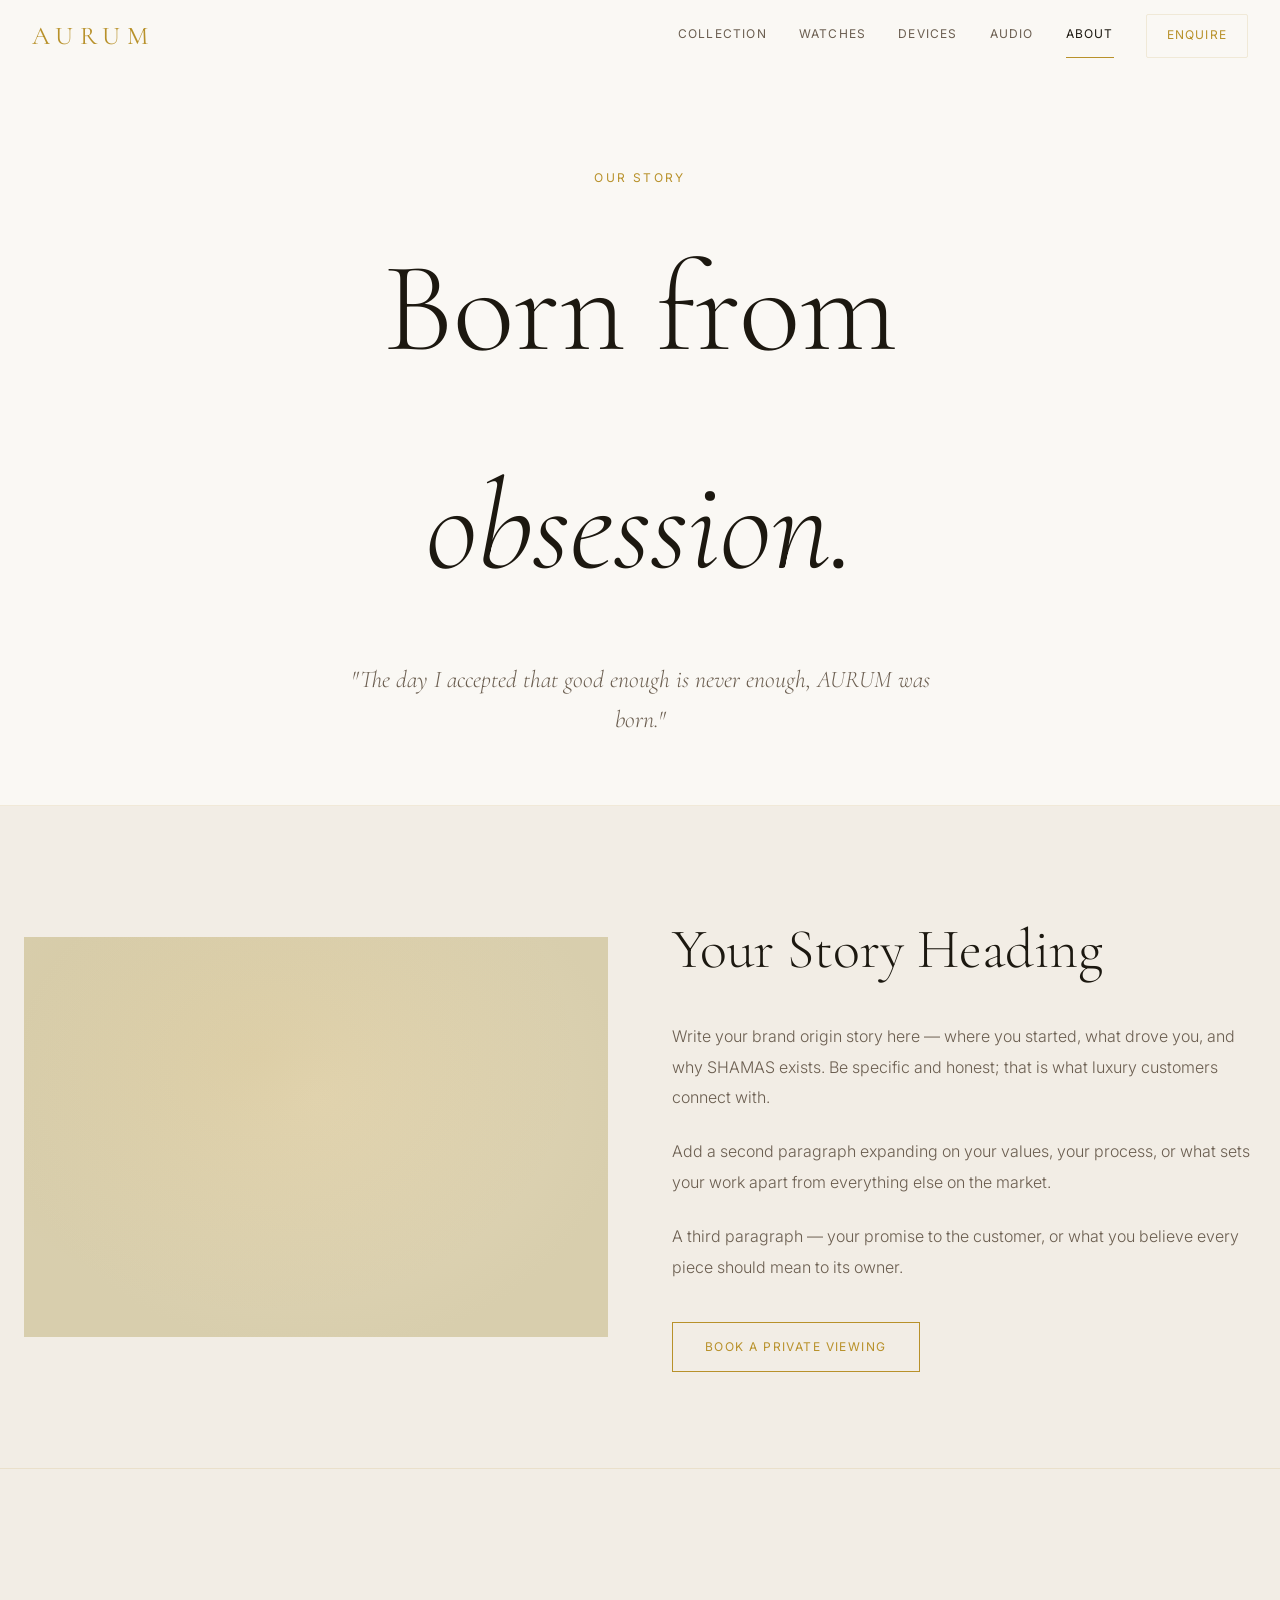
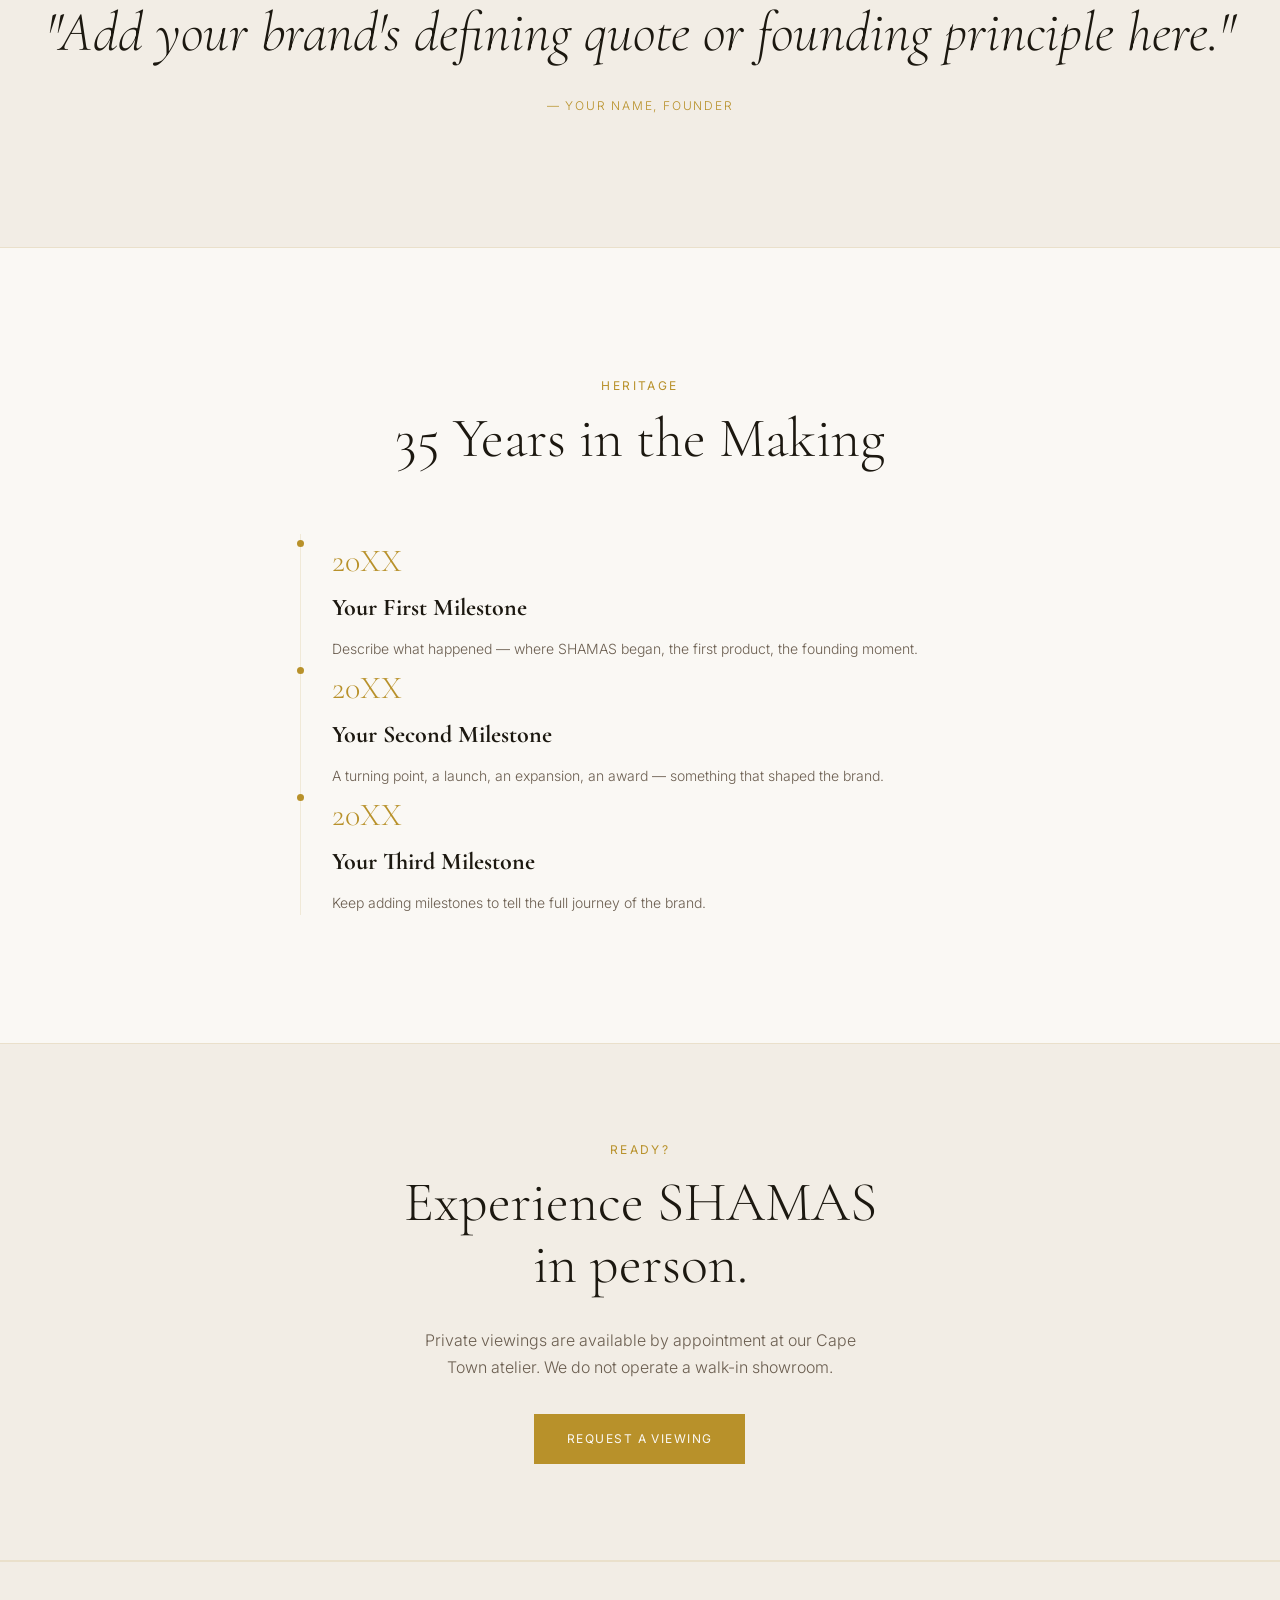
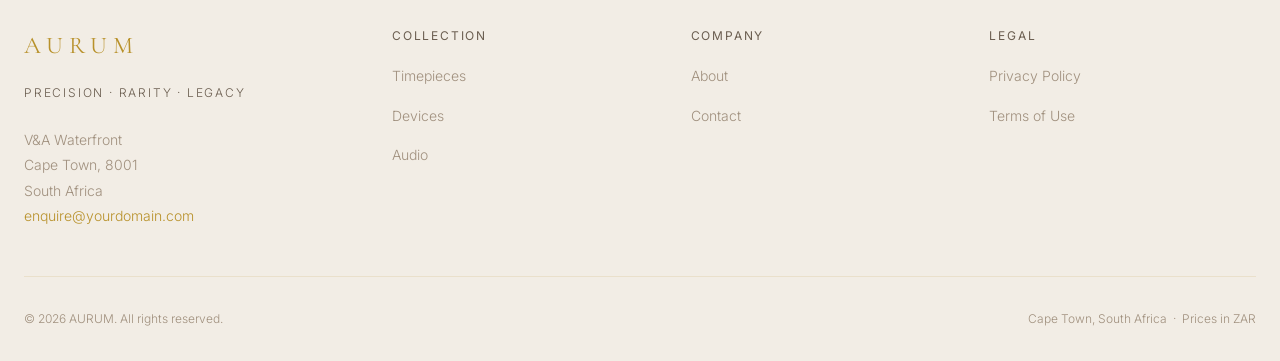
<file: about.html>
<!DOCTYPE html>
<html lang="en">
<head>
  <meta charset="UTF-8">
  <meta name="viewport" content="width=device-width, initial-scale=1">

  <title>About — AURUM Luxury Timepieces &amp; Devices</title>
  <meta name="description" content="The AURUM story: 35 years of obsessive craftsmanship, born in Cape Town and distributed across 12 countries.">

  <meta property="og:title" content="About AURUM">
  <meta property="og:description" content="35 years of obsessive craftsmanship, born in Cape Town.">
  <meta property="og:type" content="website">
  <meta property="og:url" content="https://yourdomain.com/about.html">

  <link rel="canonical" href="https://yourdomain.com/about.html">

  <link rel="preconnect" href="https://fonts.googleapis.com">
  <link rel="preconnect" href="https://fonts.gstatic.com" crossorigin>
  <link href="https://fonts.googleapis.com/css2?family=Cormorant+Garamond:ital,wght@0,300;0,400;0,500;1,300;1,400&family=Inter:wght@300;400;500&display=swap" rel="stylesheet">

  <link rel="stylesheet" href="css/style.css">
  <link rel="icon" href="data:image/svg+xml,<svg xmlns='http://www.w3.org/2000/svg' viewBox='0 0 32 32'><text y='26' font-size='26'>⌚</text></svg>">
</head>
<body>

  <!-- Skip to content link for keyboard accessibility -->
  <a href="#main-content" class="skip-link">Skip to main content</a>

  <div aria-hidden="true">
    <div class="cursor-dot"></div>
    <div class="cursor-ring"></div>
  </div>

  <!-- ─── Navigation ─────────────────────────────────────── -->
  <header class="site-header scrolled" id="site-header">
    <nav class="nav" aria-label="Main navigation">
      <a href="index.html" class="nav-logo" aria-label="AURUM — go to homepage">
        <span class="logo-text">AURUM</span>
      </a>
      <button class="nav-toggle" id="nav-toggle" aria-expanded="false" aria-controls="nav-menu" aria-label="Open navigation menu">
        <span class="nav-toggle-line"></span>
        <span class="nav-toggle-line"></span>
        <span class="nav-toggle-line"></span>
      </button>
      <div class="nav-menu" id="nav-menu">
        <ul class="nav-links" role="list">
          <li><a href="collection.html" class="nav-link">Collection</a></li>
          <li><a href="collection.html#watches" class="nav-link">Watches</a></li>
          <li><a href="collection.html#devices" class="nav-link">Devices</a></li>
          <li><a href="collection.html#audio" class="nav-link">Audio</a></li>
          <li><a href="about.html" class="nav-link">About</a></li>
          <li><a href="contact.html" class="nav-link nav-link--cta">Enquire</a></li>
        </ul>
      </div>
    </nav>
  </header>

  <main id="main-content">

    <!-- ─── Hero ──────────────────────────────────────────── -->
    <section class="about-hero" aria-labelledby="about-heading">
      <div class="container">
        <p class="section-eyebrow">Our Story</p>
        <h1 class="about-hero-title" id="about-heading">
          Born from<br><em>obsession.</em>
        </h1>
        <p class="about-hero-lead">
          "The day I accepted that good enough is never enough,
          AURUM was born."
        </p>
      </div>
    </section>

    <!-- ─── Brand story ────────────────────────────────────── -->
    <section class="about-story" aria-labelledby="story-heading">
      <div class="container">
        <div class="about-story-grid">

          <div class="about-story-img reveal--right">
            <!--
              REPLACE WITH REAL IMAGE:
              <picture>
                <source srcset="assets/images/founder.webp" type="image/webp">
                <img src="assets/images/founder.jpg"
                     alt="AURUM founder in the Cape Town workshop, examining a watch movement"
                     loading="lazy" decoding="async"
                     style="width:100%;height:100%;object-fit:cover;">
              </picture>
            -->
            <div class="img-placeholder img-spotlight" style="height:100%" role="img" aria-label="AURUM founder in workshop"></div>
          </div>

          <div class="about-story-text reveal--left">
            <!-- Replace the heading and paragraphs below with your real brand story -->
            <h2 id="story-heading">Your Story Heading</h2>
            <p>
              Write your brand origin story here — where you started, what drove you,
              and why SHAMAS exists. Be specific and honest; that is what luxury
              customers connect with.
            </p>
            <p>
              Add a second paragraph expanding on your values, your process,
              or what sets your work apart from everything else on the market.
            </p>
            <p>
              A third paragraph — your promise to the customer, or what you
              believe every piece should mean to its owner.
            </p>
            <a href="contact.html" class="btn btn--outline-gold" style="margin-top: 1rem;">Book a Private Viewing</a>
          </div>

        </div>
      </div>
    </section>

    <!-- ─── Manifesto ──────────────────────────────────────── -->
    <section class="manifesto" aria-label="Brand manifesto">
      <div class="container">
        <blockquote class="manifesto-quote reveal">
          <p>"Add your brand's defining quote or founding principle here."</p>
          <footer class="manifesto-footer">
            <cite>— Your Name, Founder</cite>
          </footer>
        </blockquote>
      </div>
    </section>

    <!-- ─── Timeline ───────────────────────────────────────── -->
    <section class="section timeline" aria-labelledby="timeline-heading">
      <div class="container">
        <div class="section-header reveal">
          <p class="section-eyebrow">Heritage</p>
          <h2 class="section-title" id="timeline-heading">35 Years in the Making</h2>
        </div>

        <!-- Add your real milestones below. Copy a <li> block to add more. -->
        <ol class="timeline-list" aria-label="SHAMAS brand timeline">
          <li class="timeline-item reveal--left">
            <span class="timeline-year">20XX</span>
            <h3 class="timeline-event">Your First Milestone</h3>
            <p class="timeline-desc">Describe what happened — where SHAMAS began, the first product, the founding moment.</p>
          </li>
          <li class="timeline-item reveal--left">
            <span class="timeline-year">20XX</span>
            <h3 class="timeline-event">Your Second Milestone</h3>
            <p class="timeline-desc">A turning point, a launch, an expansion, an award — something that shaped the brand.</p>
          </li>
          <li class="timeline-item reveal--left">
            <span class="timeline-year">20XX</span>
            <h3 class="timeline-event">Your Third Milestone</h3>
            <p class="timeline-desc">Keep adding milestones to tell the full journey of the brand.</p>
          </li>
        </ol>
      </div>
    </section>

    <!-- ─── CTA ────────────────────────────────────────────── -->
    <section class="manifesto" aria-label="Call to action" style="padding-block: var(--space-24);">
      <div class="container" style="text-align:center;">
        <p class="section-eyebrow reveal">Ready?</p>
        <h2 class="section-title reveal" style="margin-bottom:var(--space-8);">
          Experience SHAMAS<br>in person.
        </h2>
        <p class="reveal" style="color:var(--muted); margin-bottom:var(--space-8); max-width:44ch; margin-inline:auto;">
          Private viewings are available by appointment at our Cape Town atelier.
          We do not operate a walk-in showroom.
        </p>
        <a href="contact.html" class="btn btn--gold reveal">Request a Viewing</a>
      </div>
    </section>

  </main>

  <!-- ─── Footer ────────────────────────────────────────────── -->
  <footer class="site-footer">
    <div class="container">
      <div class="footer-top">
        <div class="footer-brand">
          <a href="index.html" class="footer-logo" aria-label="AURUM homepage">AURUM</a>
          <p class="footer-tagline">Precision &nbsp;·&nbsp; Rarity &nbsp;·&nbsp; Legacy</p>
          <address class="footer-address">
            <span id="cfg-footer-addr1">V&amp;A Waterfront</span><br>
            <span id="cfg-footer-addr2">Cape Town, 8001</span><br>
            <span id="cfg-footer-country">South Africa</span><br>
            <a href="mailto:enquire@aurumworld.co.za" class="cfg-contact-email" style="color:var(--gold);">enquire@aurumworld.co.za</a>
          </address>
        </div>
        <nav class="footer-nav" aria-label="Footer navigation">
          <div class="footer-nav-col">
            <h3 class="footer-nav-heading">Collection</h3>
            <ul role="list">
              <li><a href="collection.html#watches">Timepieces</a></li>
              <li><a href="collection.html#devices">Devices</a></li>
              <li><a href="collection.html#audio">Audio</a></li>
            </ul>
          </div>
          <div class="footer-nav-col">
            <h3 class="footer-nav-heading">Company</h3>
            <ul role="list">
              <li><a href="about.html">About</a></li>
              <li><a href="contact.html">Contact</a></li>
            </ul>
          </div>
          <div class="footer-nav-col">
            <h3 class="footer-nav-heading">Legal</h3>
            <ul role="list">
              <li><a href="privacy.html">Privacy Policy</a></li>
              <li><a href="terms.html">Terms of Use</a></li>
            </ul>
          </div>
        </nav>
      </div>
      <div class="footer-bottom">
        <p class="footer-copy">&copy; <span id="footer-year"></span> AURUM. All rights reserved.</p>
        <p class="footer-locale">Cape Town, South Africa &nbsp;·&nbsp; Prices in ZAR</p>
      </div>
    </div>
  </footer>

  <script src="config.js"></script>
  <script src="js/main.js" defer></script>
</body>
</html>
</file>
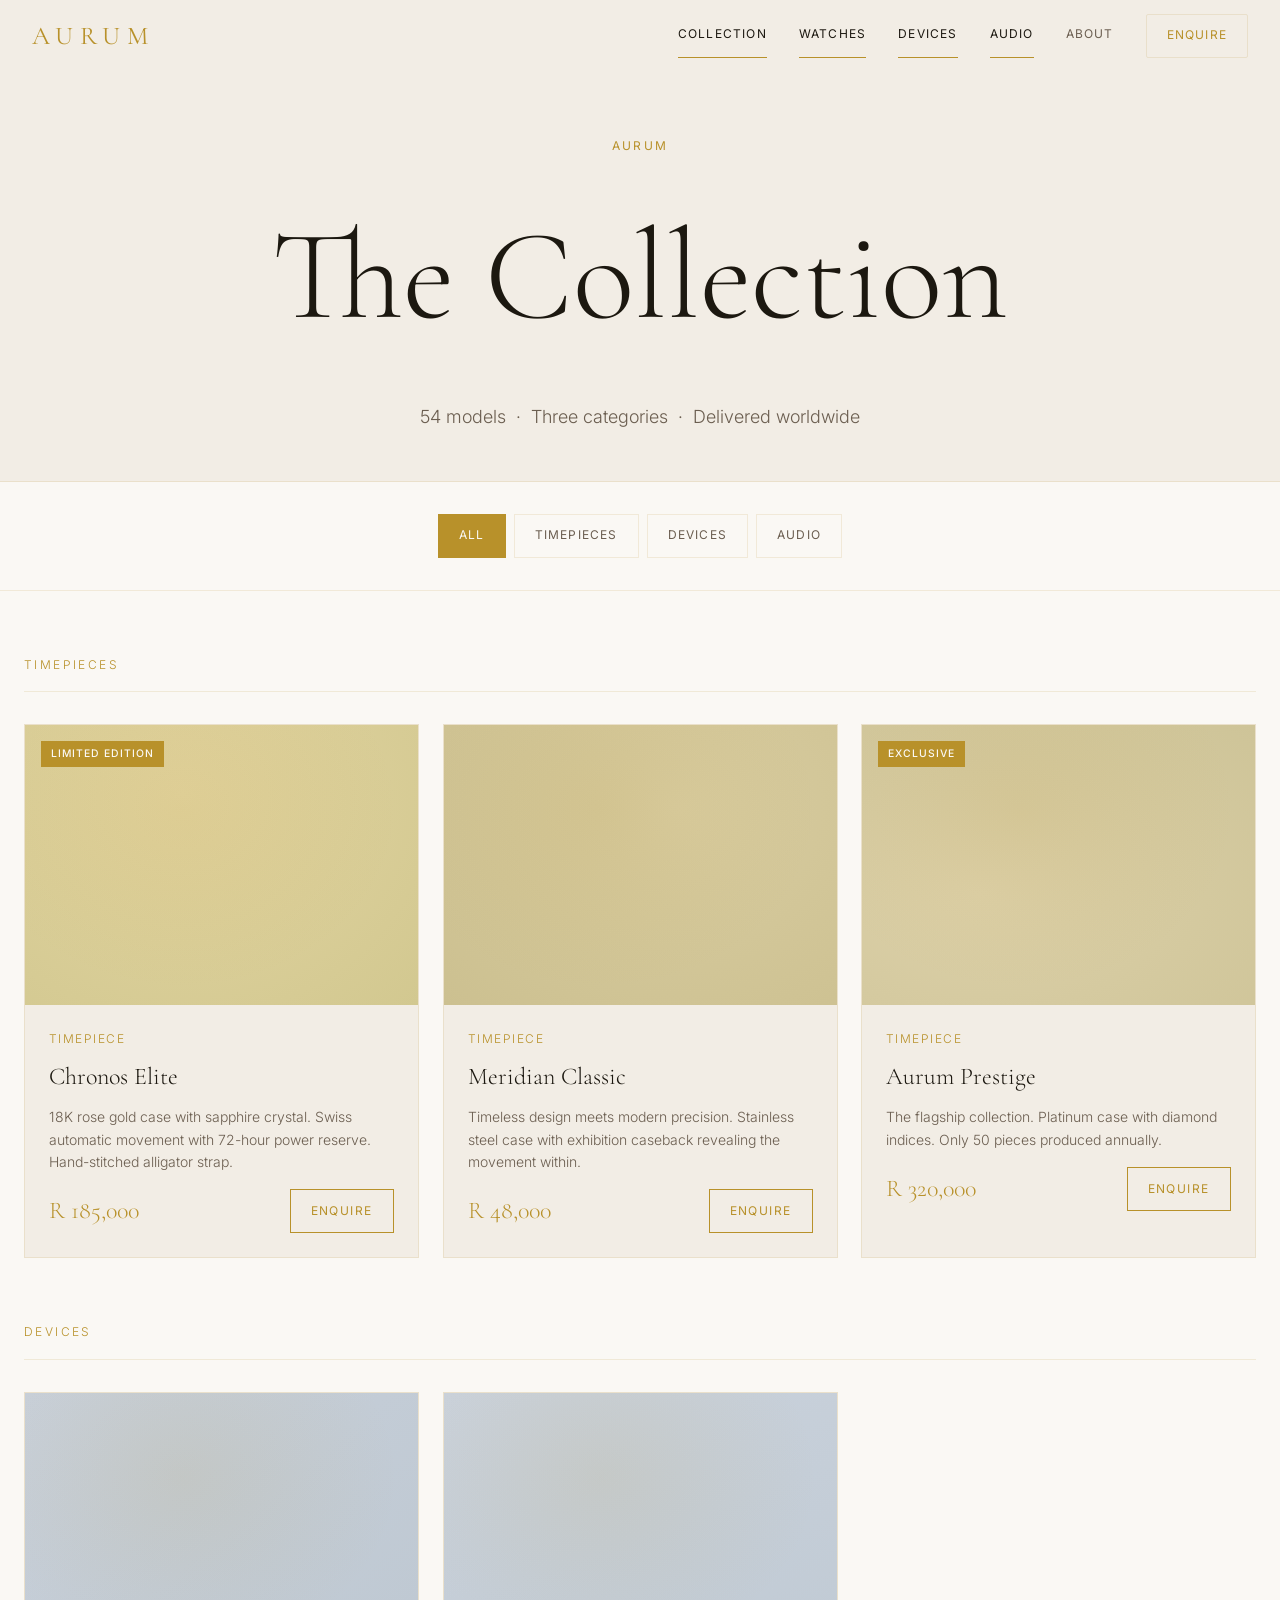
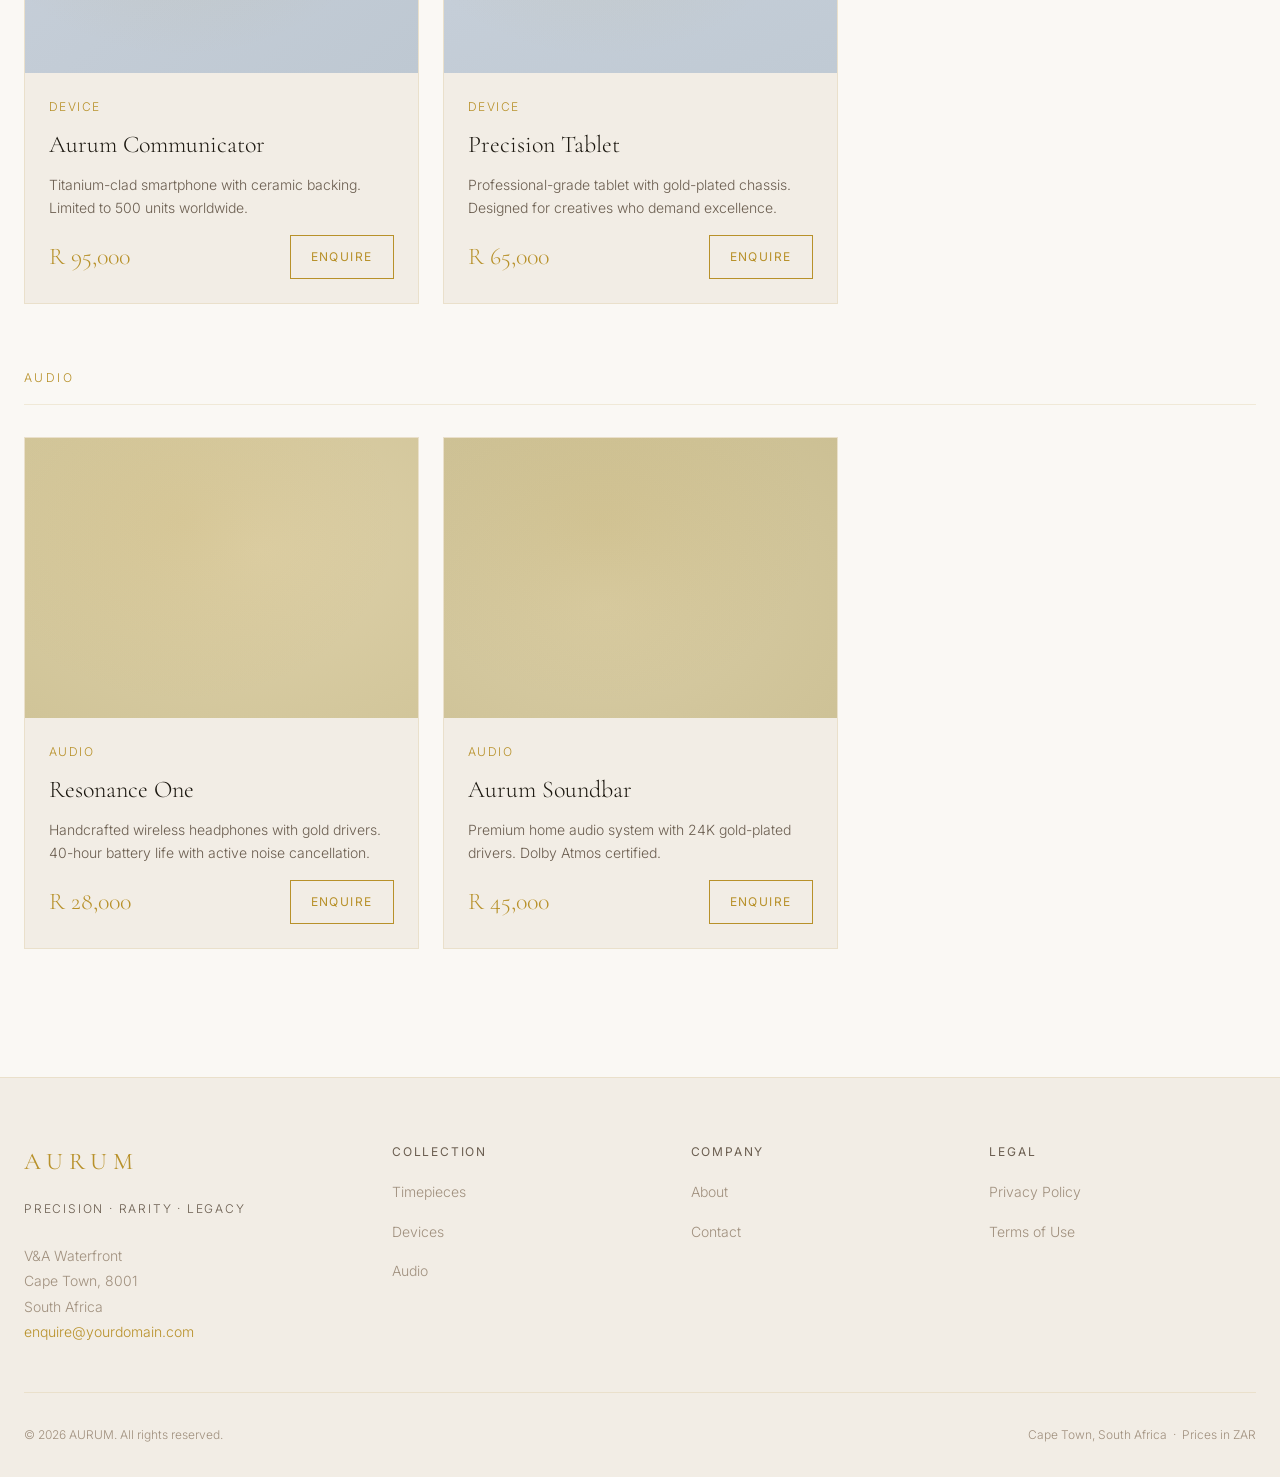
<file: collection.html>
<!DOCTYPE html>
<html lang="en">
<head>
  <meta charset="UTF-8">
  <meta name="viewport" content="width=device-width, initial-scale=1">

  <title>Collection — AURUM Luxury Timepieces &amp; Devices</title>
  <meta name="description" content="Browse the full AURUM collection: hand-assembled timepieces, premium devices, and precision audio equipment. Limited editions from Cape Town.">

  <meta property="og:title" content="Collection — AURUM">
  <meta property="og:description" content="Browse the full AURUM collection of luxury timepieces and devices.">
  <meta property="og:type" content="website">
  <meta property="og:url" content="https://yourdomain.com/collection.html">

  <link rel="canonical" href="https://yourdomain.com/collection.html">

  <link rel="preconnect" href="https://fonts.googleapis.com">
  <link rel="preconnect" href="https://fonts.gstatic.com" crossorigin>
  <link href="https://fonts.googleapis.com/css2?family=Cormorant+Garamond:ital,wght@0,300;0,400;0,500;1,300;1,400&family=Inter:wght@300;400;500&display=swap" rel="stylesheet">

  <link rel="stylesheet" href="css/style.css">
  <link rel="icon" href="data:image/svg+xml,<svg xmlns='http://www.w3.org/2000/svg' viewBox='0 0 32 32'><text y='26' font-size='26'>⌚</text></svg>">
</head>
<body>

  <!-- Skip to content link for keyboard accessibility -->
  <a href="#main-content" class="skip-link">Skip to main content</a>

  <div aria-hidden="true">
    <div class="cursor-dot"></div>
    <div class="cursor-ring"></div>
  </div>

  <!-- ─── Navigation ─────────────────────────────────────── -->
  <header class="site-header scrolled" id="site-header">
    <nav class="nav" aria-label="Main navigation">
      <a href="index.html" class="nav-logo" aria-label="AURUM — go to homepage">
        <span class="logo-text">AURUM</span>
      </a>

      <button class="nav-toggle" id="nav-toggle" aria-expanded="false" aria-controls="nav-menu" aria-label="Open navigation menu">
        <span class="nav-toggle-line"></span>
        <span class="nav-toggle-line"></span>
        <span class="nav-toggle-line"></span>
      </button>

      <div class="nav-menu" id="nav-menu">
        <ul class="nav-links" role="list">
          <li><a href="collection.html" class="nav-link">Collection</a></li>
          <li><a href="collection.html#watches" class="nav-link">Watches</a></li>
          <li><a href="collection.html#devices" class="nav-link">Devices</a></li>
          <li><a href="collection.html#audio" class="nav-link">Audio</a></li>
          <li><a href="about.html" class="nav-link">About</a></li>
          <li><a href="contact.html" class="nav-link nav-link--cta">Enquire</a></li>
        </ul>
      </div>
    </nav>
  </header>

  <main id="main-content">

    <!-- ─── Page hero ─────────────────────────────────────── -->
    <section class="collection-hero" aria-labelledby="collection-heading">
      <div class="container">
        <p class="section-eyebrow">AURUM</p>
        <h1 class="collection-hero-title" id="collection-heading">The Collection</h1>
        <p class="collection-hero-sub">
          54 models &nbsp;·&nbsp; Three categories &nbsp;·&nbsp; Delivered worldwide
        </p>
      </div>
    </section>

    <!-- ─── Filter bar ─────────────────────────────────────── -->
    <div class="filters" role="group" aria-label="Filter products by category">
      <button class="filter-btn active" data-filter="all" aria-pressed="true">All</button>
      <button class="filter-btn" data-filter="watch"  aria-pressed="false">Timepieces</button>
      <button class="filter-btn" data-filter="device" aria-pressed="false">Devices</button>
      <button class="filter-btn" data-filter="audio"  aria-pressed="false">Audio</button>
    </div>

    <!-- ─── Products ──────────────────────────────────────── -->
    <div class="products-section">
      <div class="container">

        <!-- Watches — JS renders cards from config.js → products array -->
        <span id="watches" class="category-anchor" aria-hidden="true"></span>
        <p class="products-label">Timepieces</p>
        <div class="products-grid" id="cfg-products-watch"></div>

        <!-- Devices -->
        <span id="devices" class="category-anchor" aria-hidden="true"></span>
        <p class="products-label">Devices</p>
        <div class="products-grid" id="cfg-products-device"></div>

        <!-- Audio -->
        <span id="audio" class="category-anchor" aria-hidden="true"></span>
        <p class="products-label">Audio</p>
        <div class="products-grid" id="cfg-products-audio"></div>

      </div><!-- /container -->
    </div><!-- /products-section -->

  </main>

  <!-- ─── Footer ────────────────────────────────────────────── -->
  <footer class="site-footer">
    <div class="container">
      <div class="footer-top">
        <div class="footer-brand">
          <a href="index.html" class="footer-logo" aria-label="AURUM homepage">AURUM</a>
          <p class="footer-tagline">Precision &nbsp;·&nbsp; Rarity &nbsp;·&nbsp; Legacy</p>
          <address class="footer-address">
            <span id="cfg-footer-addr1">V&amp;A Waterfront</span><br>
            <span id="cfg-footer-addr2">Cape Town, 8001</span><br>
            <span id="cfg-footer-country">South Africa</span><br>
            <a href="mailto:enquire@aurumworld.co.za" class="cfg-contact-email" style="color:var(--gold);">enquire@aurumworld.co.za</a>
          </address>
        </div>
        <nav class="footer-nav" aria-label="Footer navigation">
          <div class="footer-nav-col">
            <h3 class="footer-nav-heading">Collection</h3>
            <ul role="list">
              <li><a href="collection.html#watches">Timepieces</a></li>
              <li><a href="collection.html#devices">Devices</a></li>
              <li><a href="collection.html#audio">Audio</a></li>
            </ul>
          </div>
          <div class="footer-nav-col">
            <h3 class="footer-nav-heading">Company</h3>
            <ul role="list">
              <li><a href="about.html">About</a></li>
              <li><a href="contact.html">Contact</a></li>
            </ul>
          </div>
          <div class="footer-nav-col">
            <h3 class="footer-nav-heading">Legal</h3>
            <ul role="list">
              <li><a href="privacy.html">Privacy Policy</a></li>
              <li><a href="terms.html">Terms of Use</a></li>
            </ul>
          </div>
        </nav>
      </div>
      <div class="footer-bottom">
        <p class="footer-copy">&copy; <span id="footer-year"></span> AURUM. All rights reserved.</p>
        <p class="footer-locale">Cape Town, South Africa &nbsp;·&nbsp; Prices in ZAR</p>
      </div>
    </div>
  </footer>

  <script src="config.js"></script>
  <script src="js/main.js" defer></script>
</body>
</html>
</file>
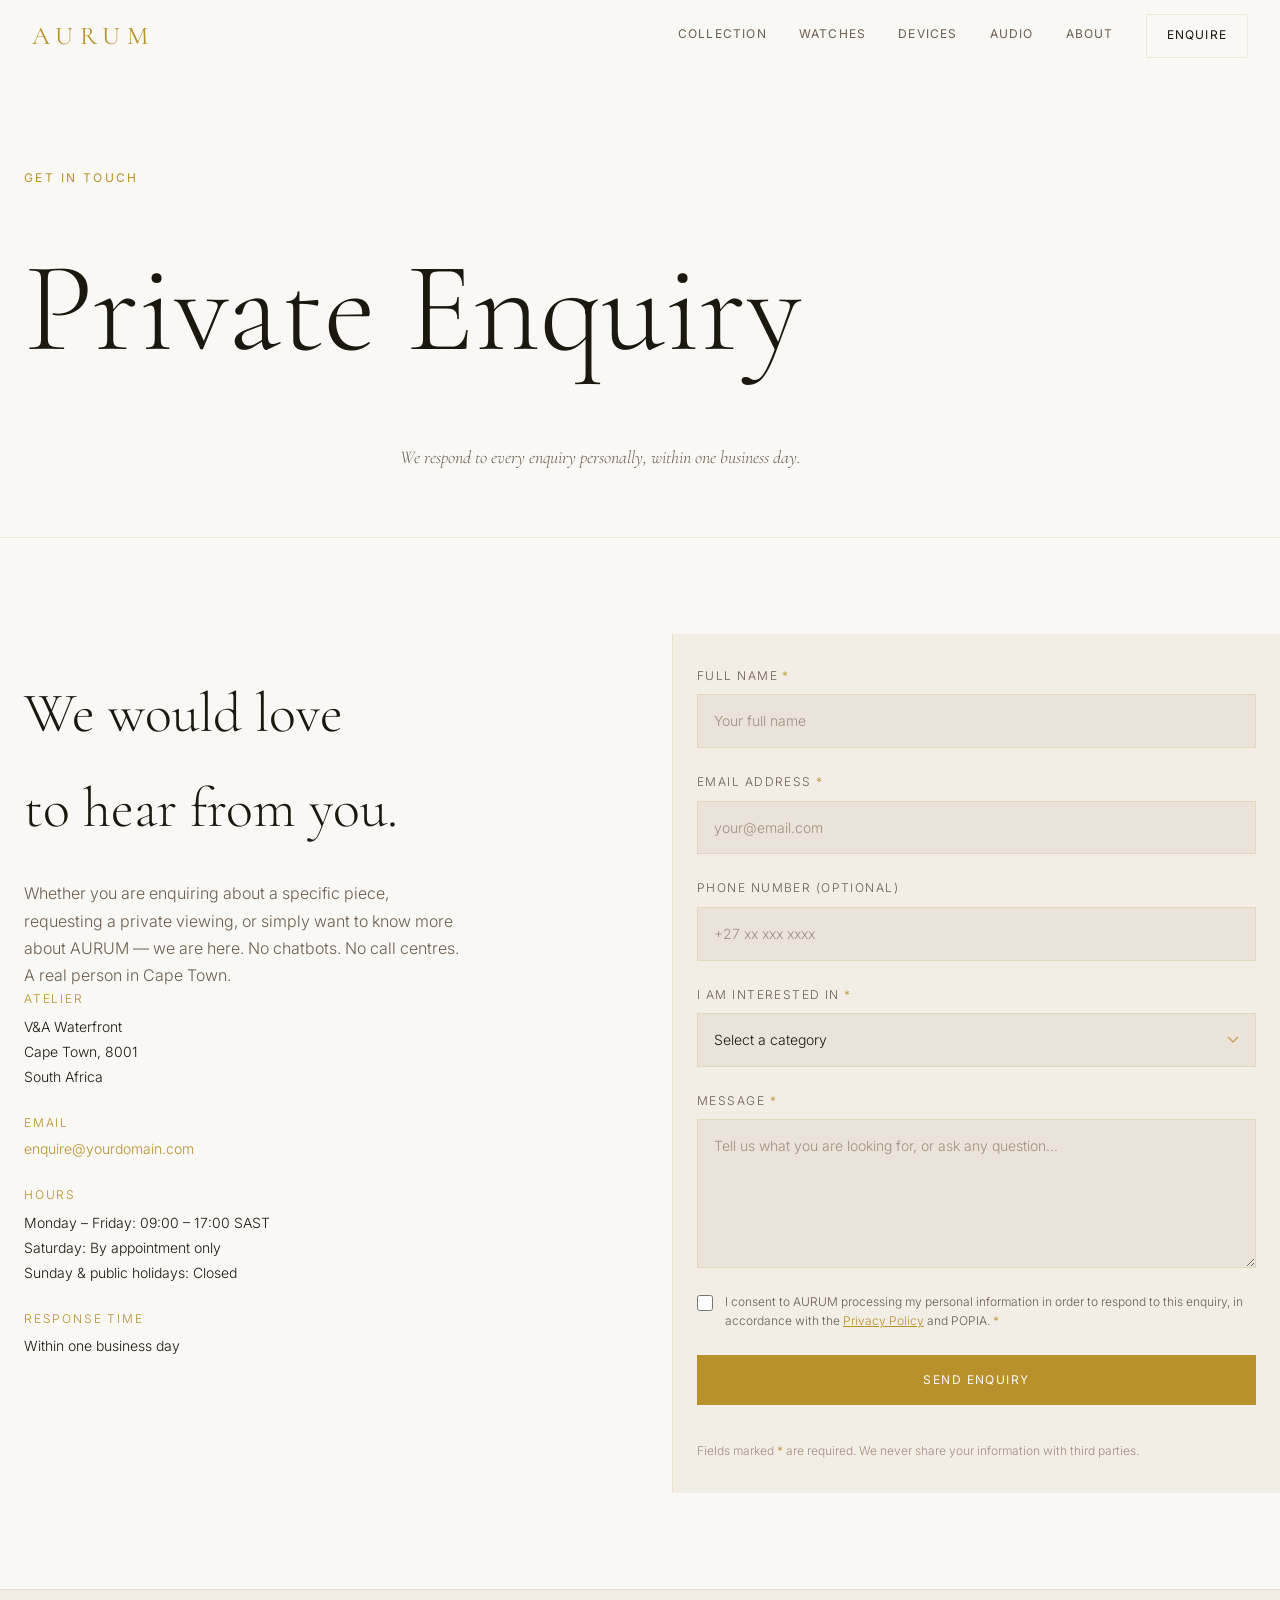
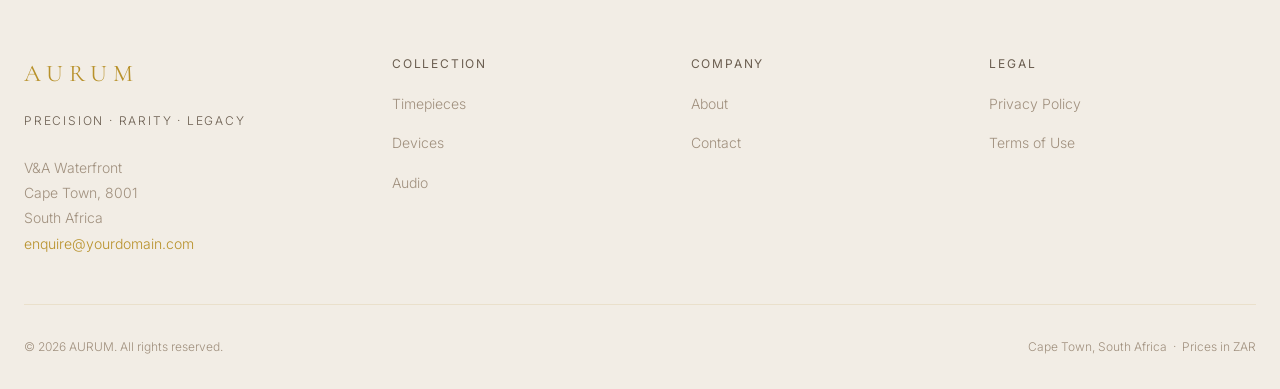
<file: contact.html>
<!DOCTYPE html>
<html lang="en">
<head>
  <meta charset="UTF-8">
  <meta name="viewport" content="width=device-width, initial-scale=1">

  <title>Private Enquiry — AURUM</title>
  <meta name="description" content="Enquire about a specific AURUM piece or request a private viewing at our Cape Town atelier.">

  <meta property="og:title" content="Private Enquiry — AURUM">
  <meta property="og:description" content="Request a private viewing or enquire about a specific piece.">
  <meta property="og:type" content="website">
  <meta property="og:url" content="https://yourdomain.com/contact.html">

  <link rel="canonical" href="https://yourdomain.com/contact.html">

  <link rel="preconnect" href="https://fonts.googleapis.com">
  <link rel="preconnect" href="https://fonts.gstatic.com" crossorigin>
  <link href="https://fonts.googleapis.com/css2?family=Cormorant+Garamond:ital,wght@0,300;0,400;0,500;1,300;1,400&family=Inter:wght@300;400;500&display=swap" rel="stylesheet">

  <link rel="stylesheet" href="css/style.css">
  <link rel="icon" href="data:image/svg+xml,<svg xmlns='http://www.w3.org/2000/svg' viewBox='0 0 32 32'><text y='26' font-size='26'>⌚</text></svg>">
</head>
<body>

  <!-- Skip to content link for keyboard accessibility -->
  <a href="#main-content" class="skip-link">Skip to main content</a>

  <div aria-hidden="true">
    <div class="cursor-dot"></div>
    <div class="cursor-ring"></div>
  </div>

  <!-- ─── Navigation ─────────────────────────────────────── -->
  <header class="site-header scrolled" id="site-header">
    <nav class="nav" aria-label="Main navigation">
      <a href="index.html" class="nav-logo" aria-label="AURUM — go to homepage">
        <span class="logo-text">AURUM</span>
      </a>
      <button class="nav-toggle" id="nav-toggle" aria-expanded="false" aria-controls="nav-menu" aria-label="Open navigation menu">
        <span class="nav-toggle-line"></span>
        <span class="nav-toggle-line"></span>
        <span class="nav-toggle-line"></span>
      </button>
      <div class="nav-menu" id="nav-menu">
        <ul class="nav-links" role="list">
          <li><a href="collection.html" class="nav-link">Collection</a></li>
          <li><a href="collection.html#watches" class="nav-link">Watches</a></li>
          <li><a href="collection.html#devices" class="nav-link">Devices</a></li>
          <li><a href="collection.html#audio" class="nav-link">Audio</a></li>
          <li><a href="about.html" class="nav-link">About</a></li>
          <li><a href="contact.html" class="nav-link nav-link--cta">Enquire</a></li>
        </ul>
      </div>
    </nav>
  </header>

  <main id="main-content">

    <!-- ─── Hero ──────────────────────────────────────────── -->
    <section class="contact-hero" aria-labelledby="contact-heading">
      <div class="container">
        <p class="section-eyebrow">Get in Touch</p>
        <h1 class="about-hero-title" id="contact-heading">Private Enquiry</h1>
        <p class="about-hero-lead" style="font-size:var(--text-lg);">
          We respond to every enquiry personally, within one business day.
        </p>
      </div>
    </section>

    <!-- ─── Contact grid ──────────────────────────────────── -->
    <div class="contact-grid">
      <div class="container" style="display:contents;">

        <!-- Left: contact information -->
        <div class="contact-info reveal" style="padding-inline:var(--space-6); padding-block:var(--space-8);">
          <h2 class="contact-info-title">We would love<br>to hear from you.</h2>
          <p class="contact-info-text">
            Whether you are enquiring about a specific piece, requesting a private
            viewing, or simply want to know more about AURUM — we are here.
            No chatbots. No call centres. A real person in Cape Town.
          </p>

          <div class="contact-details">
            <div>
              <span class="contact-detail-label">Atelier</span>
              <address class="contact-detail-value" style="font-style:normal; line-height:1.8;">
                <span id="cfg-contact-addr1">V&amp;A Waterfront</span><br>
                <span id="cfg-contact-addr2">Cape Town, 8001</span><br>
                <span id="cfg-contact-country">South Africa</span>
              </address>
            </div>
            <div>
              <span class="contact-detail-label">Email</span>
              <p class="contact-detail-value">
                <a href="mailto:enquire@aurumworld.co.za" class="cfg-contact-email" style="color:var(--gold);">
                  enquire@aurumworld.co.za
                </a>
              </p>
            </div>
            <div>
              <span class="contact-detail-label">Hours</span>
              <p class="contact-detail-value" style="line-height:1.8;">
                Monday – Friday: <span id="cfg-contact-weekdays">09:00 – 17:00 SAST</span><br>
                Saturday: <span id="cfg-contact-saturday">By appointment only</span><br>
                Sunday &amp; public holidays: <span id="cfg-contact-sunday">Closed</span>
              </p>
            </div>
            <div>
              <span class="contact-detail-label">Response time</span>
              <p class="contact-detail-value">Within one business day</p>
            </div>
          </div>
        </div>

        <!-- Right: enquiry form -->
        <div class="contact-form-wrap reveal" style="padding-inline:var(--space-6); padding-block:var(--space-8); background:var(--surface); border-left:1px solid var(--border);">

          <div id="enquiry-success" role="alert" aria-live="polite" hidden
            style="text-align:center; padding:var(--space-16);">
            <p style="font-family:var(--font-display); font-size:var(--text-2xl); margin-bottom:var(--space-4);">
              Thank you.
            </p>
            <p style="color:var(--muted);">
              Your enquiry has been received. We will respond personally within one business day.
            </p>
          </div>

          <form class="enquiry-form" id="enquiry-form" novalidate aria-label="Private enquiry form">
            <!-- Honeypot — bots fill this, humans don't see it -->
            <input type="text" name="website" class="honeypot" tabindex="-1" autocomplete="off" aria-hidden="true">

            <!-- Name -->
            <div class="field-group">
              <label for="enquiry-name" class="field-label">
                Full name <span aria-hidden="true" style="color:var(--gold);">*</span>
              </label>
              <input
                type="text"
                id="enquiry-name"
                name="name"
                class="form-input"
                placeholder="Your full name"
                autocomplete="name"
                required
                aria-required="true"
                aria-describedby="name-error"
              >
              <span class="field-error" id="name-error" role="alert">Please enter your name.</span>
            </div>

            <!-- Email -->
            <div class="field-group">
              <label for="enquiry-email" class="field-label">
                Email address <span aria-hidden="true" style="color:var(--gold);">*</span>
              </label>
              <input
                type="email"
                id="enquiry-email"
                name="email"
                class="form-input"
                placeholder="your@email.com"
                autocomplete="email"
                inputmode="email"
                required
                aria-required="true"
                aria-describedby="email-error"
              >
              <span class="field-error" id="email-error" role="alert">Please enter a valid email address.</span>
            </div>

            <!-- Phone (optional) -->
            <div class="field-group">
              <label for="enquiry-phone" class="field-label">Phone number (optional)</label>
              <input
                type="tel"
                id="enquiry-phone"
                name="phone"
                class="form-input"
                placeholder="+27 xx xxx xxxx"
                autocomplete="tel"
                inputmode="tel"
              >
            </div>

            <!-- Interest -->
            <div class="field-group">
              <label for="enquiry-interest" class="field-label">
                I am interested in <span aria-hidden="true" style="color:var(--gold);">*</span>
              </label>
              <select
                id="enquiry-interest"
                name="interest"
                class="form-select"
                required
                aria-required="true"
                aria-describedby="interest-error"
              >
                <option value="" disabled selected>Select a category</option>
                <option value="timepieces">Timepieces</option>
                <option value="devices">Devices</option>
                <option value="audio">Audio</option>
                <option value="bespoke">Bespoke / Custom order</option>
                <option value="viewing">Private viewing at the atelier</option>
                <option value="other">Other</option>
              </select>
              <span class="field-error" id="interest-error" role="alert">Please select an option.</span>
            </div>

            <!-- Message -->
            <div class="field-group">
              <label for="enquiry-message" class="field-label">
                Message <span aria-hidden="true" style="color:var(--gold);">*</span>
              </label>
              <textarea
                id="enquiry-message"
                name="message"
                class="form-input form-textarea"
                placeholder="Tell us what you are looking for, or ask any question…"
                rows="5"
                required
                aria-required="true"
                aria-describedby="message-error"
              ></textarea>
              <span class="field-error" id="message-error" role="alert">Please include a message.</span>
            </div>

            <!-- POPIA consent -->
            <div class="field-group" style="flex-direction:row; align-items:flex-start; gap:var(--space-3);">
              <input
                type="checkbox"
                id="enquiry-consent"
                name="consent"
                required
                aria-required="true"
                style="margin-top:3px; accent-color:var(--gold); width:16px; height:16px; flex-shrink:0; cursor:pointer;"
              >
              <label for="enquiry-consent" style="font-size:var(--text-xs); color:var(--muted); line-height:1.6; cursor:pointer;">
                I consent to AURUM processing my personal information in order to respond
                to this enquiry, in accordance with the
                <a href="privacy.html" style="color:var(--gold); text-decoration:underline;">Privacy Policy</a>
                and POPIA.
                <span aria-hidden="true" style="color:var(--gold);"> *</span>
              </label>
            </div>

            <div class="form-error" id="enquiry-error" role="alert" aria-live="polite" hidden>
              Something went wrong. Please email us directly at
              <a href="mailto:enquire@aurumworld.co.za" style="color:var(--gold);">enquire@aurumworld.co.za</a>.
            </div>

            <button type="submit" class="btn btn--gold" id="enquiry-submit" style="width:100%; justify-content:center;">
              <span class="btn-text">Send Enquiry</span>
              <span class="btn-loading" aria-hidden="true">Sending…</span>
            </button>

            <p style="font-size:var(--text-xs); color:var(--dim); margin-top:var(--space-3);">
              Fields marked <span style="color:var(--gold);">*</span> are required.
              We never share your information with third parties.
            </p>
          </form>

        </div>

      </div>
    </div><!-- /contact-grid -->

  </main>

  <!-- ─── Footer ────────────────────────────────────────────── -->
  <footer class="site-footer">
    <div class="container">
      <div class="footer-top">
        <div class="footer-brand">
          <a href="index.html" class="footer-logo" aria-label="AURUM homepage">AURUM</a>
          <p class="footer-tagline">Precision &nbsp;·&nbsp; Rarity &nbsp;·&nbsp; Legacy</p>
          <address class="footer-address">
            <span id="cfg-footer-addr1">V&amp;A Waterfront</span><br>
            <span id="cfg-footer-addr2">Cape Town, 8001</span><br>
            <span id="cfg-footer-country">South Africa</span><br>
            <a href="mailto:enquire@aurumworld.co.za" class="cfg-contact-email" style="color:var(--gold);">enquire@aurumworld.co.za</a>
          </address>
        </div>
        <nav class="footer-nav" aria-label="Footer navigation">
          <div class="footer-nav-col">
            <h3 class="footer-nav-heading">Collection</h3>
            <ul role="list">
              <li><a href="collection.html#watches">Timepieces</a></li>
              <li><a href="collection.html#devices">Devices</a></li>
              <li><a href="collection.html#audio">Audio</a></li>
            </ul>
          </div>
          <div class="footer-nav-col">
            <h3 class="footer-nav-heading">Company</h3>
            <ul role="list">
              <li><a href="about.html">About</a></li>
              <li><a href="contact.html">Contact</a></li>
            </ul>
          </div>
          <div class="footer-nav-col">
            <h3 class="footer-nav-heading">Legal</h3>
            <ul role="list">
              <li><a href="privacy.html">Privacy Policy</a></li>
              <li><a href="terms.html">Terms of Use</a></li>
            </ul>
          </div>
        </nav>
      </div>
      <div class="footer-bottom">
        <p class="footer-copy">&copy; <span id="footer-year"></span> AURUM. All rights reserved.</p>
        <p class="footer-locale">Cape Town, South Africa &nbsp;·&nbsp; Prices in ZAR</p>
      </div>
    </div>
  </footer>

  <script src="config.js"></script>
  <script src="js/main.js" defer></script>
</body>
</html>
</file>
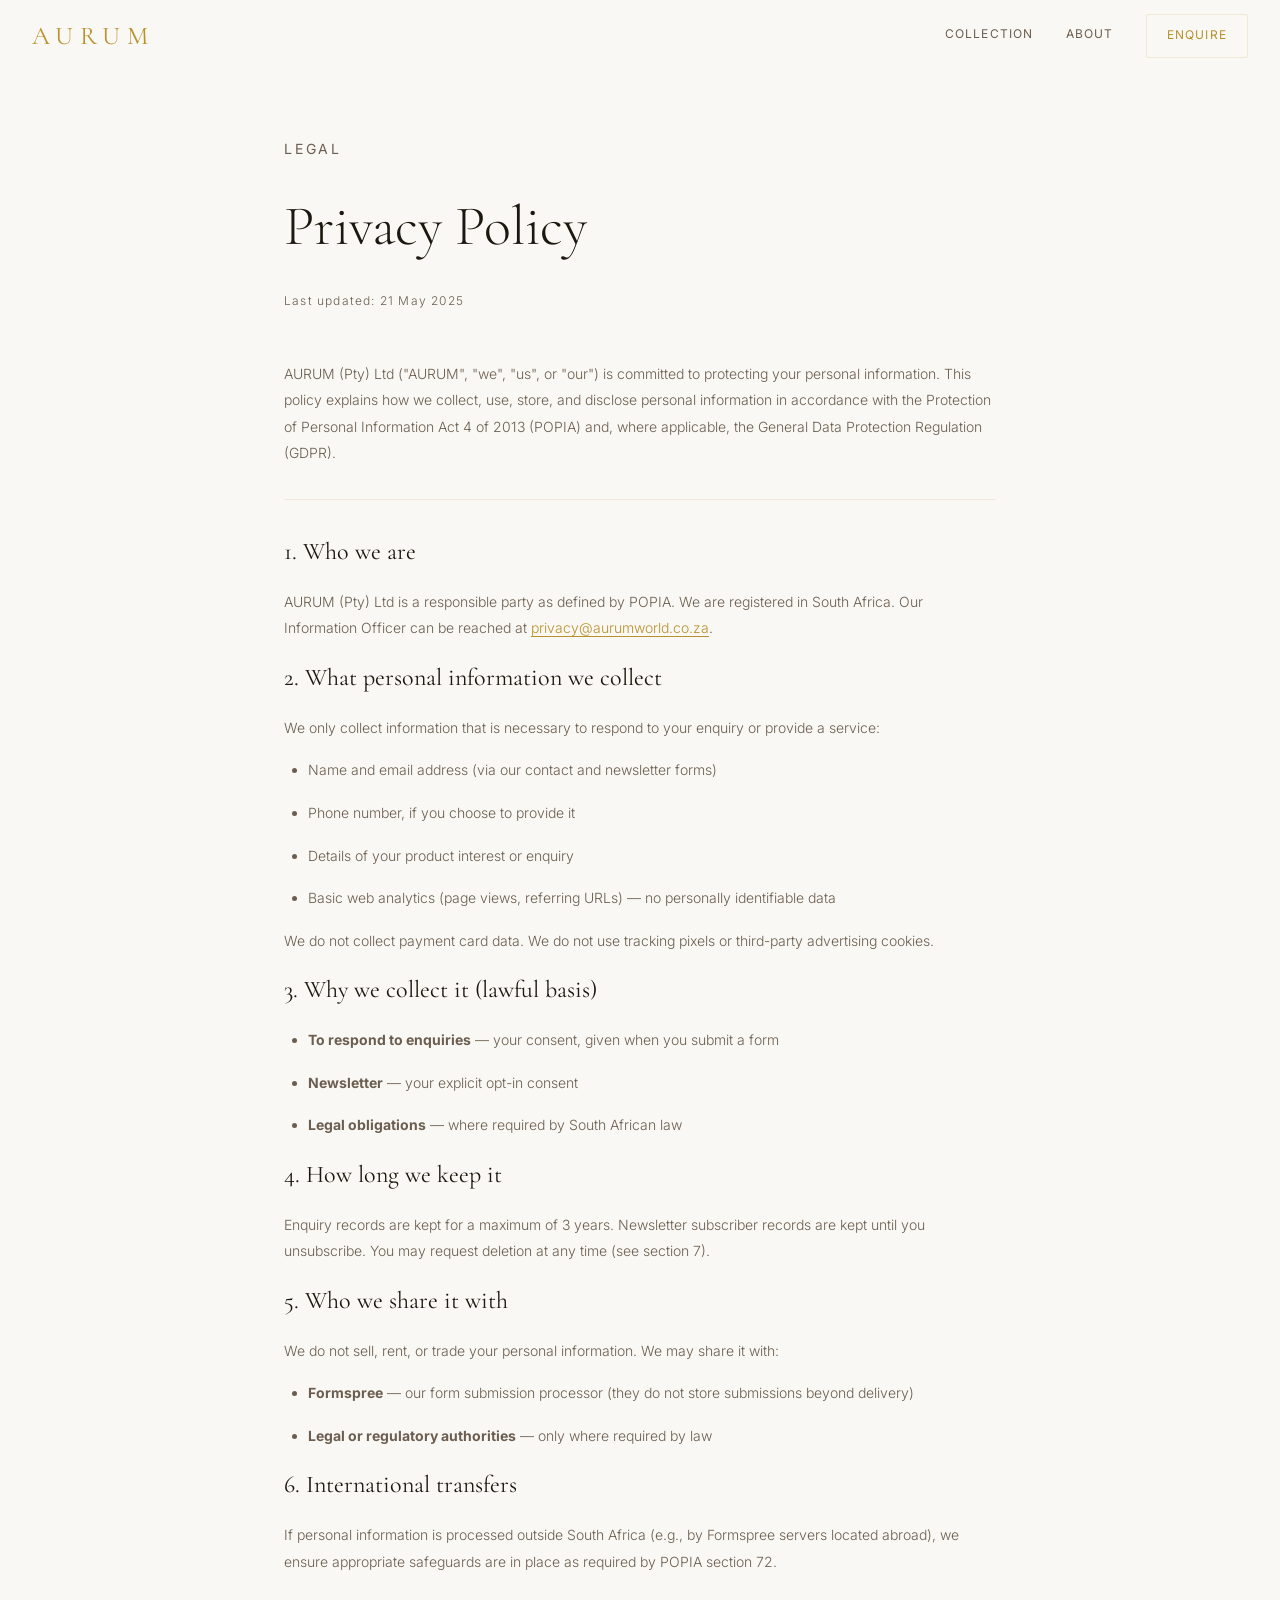
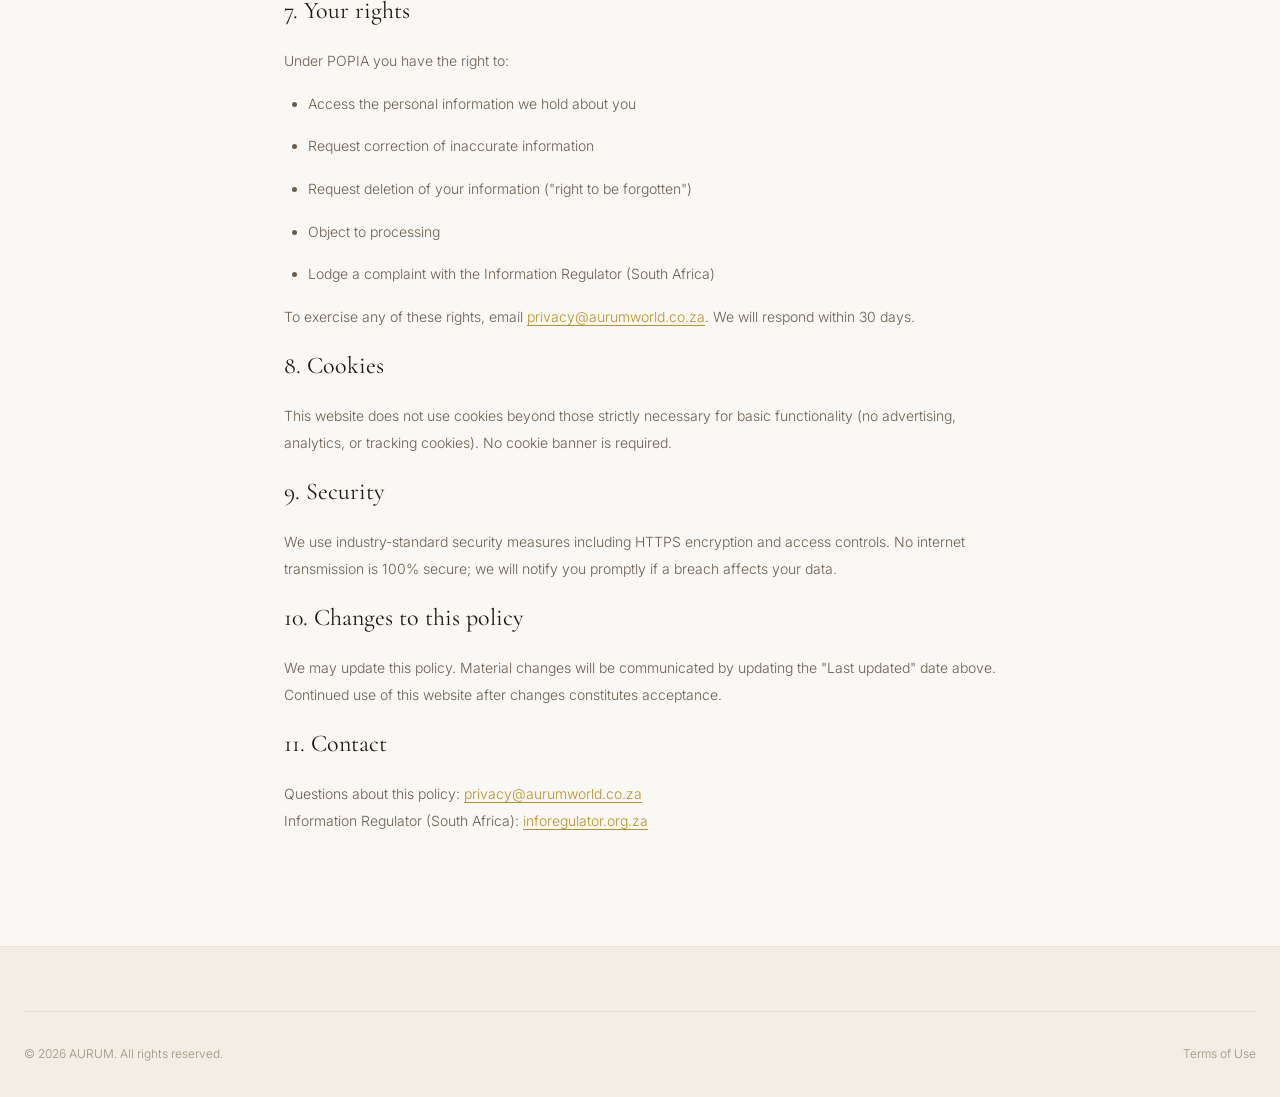
<file: privacy.html>
<!DOCTYPE html>
<html lang="en">
<head>
  <meta charset="UTF-8">
  <meta name="viewport" content="width=device-width, initial-scale=1">
  <title>Privacy Policy — AURUM</title>
  <meta name="description" content="AURUM privacy policy — how we collect, use, and protect your personal information in compliance with POPIA.">
  <link rel="canonical" href="https://aurumworld.co.za/privacy.html">
  <link rel="preconnect" href="https://fonts.googleapis.com">
  <link rel="preconnect" href="https://fonts.gstatic.com" crossorigin>
  <link href="https://fonts.googleapis.com/css2?family=Cormorant+Garamond:ital,wght@0,300;0,400;1,300&family=Inter:wght@300;400&display=swap" rel="stylesheet">
  <link rel="stylesheet" href="css/style.css">
  <link rel="icon" href="data:image/svg+xml,<svg xmlns='http://www.w3.org/2000/svg' viewBox='0 0 32 32'><text y='26' font-size='26'>⌚</text></svg>">
  <style>
    .legal-page { padding-block: calc(var(--nav-h) + var(--space-16)) var(--space-24); }
    .legal-page .container { max-width: 760px; }
    .legal-page h1 { font-family: var(--font-display); font-size: var(--text-3xl); font-weight: 300; margin-bottom: var(--space-4); }
    .legal-page .last-updated { font-size: var(--text-xs); color: var(--muted); letter-spacing: 0.1em; margin-bottom: var(--space-12); }
    .legal-page h2 { font-family: var(--font-display); font-size: var(--text-xl); font-weight: 400; margin-top: var(--space-10); margin-bottom: var(--space-4); color: var(--white); }
    .legal-page p, .legal-page li { color: var(--muted); line-height: 1.9; margin-bottom: var(--space-4); font-size: var(--text-sm); }
    .legal-page ul { padding-left: var(--space-6); list-style: disc; }
    .legal-page a { color: var(--gold); text-decoration: underline; text-underline-offset: 3px; }
    .legal-divider { border: none; border-top: 1px solid var(--border); margin-block: var(--space-8); }
  </style>
</head>
<body>
  <header class="site-header scrolled" id="site-header">
    <nav class="nav" aria-label="Main navigation">
      <a href="index.html" class="nav-logo" aria-label="AURUM — go to homepage"><span class="logo-text">AURUM</span></a>
      <button class="nav-toggle" id="nav-toggle" aria-expanded="false" aria-controls="nav-menu" aria-label="Open navigation menu">
        <span class="nav-toggle-line"></span><span class="nav-toggle-line"></span><span class="nav-toggle-line"></span>
      </button>
      <div class="nav-menu" id="nav-menu">
        <ul class="nav-links" role="list">
          <li><a href="collection.html" class="nav-link">Collection</a></li>
          <li><a href="about.html" class="nav-link">About</a></li>
          <li><a href="contact.html" class="nav-link nav-link--cta">Enquire</a></li>
        </ul>
      </div>
    </nav>
  </header>

  <main class="legal-page">
    <div class="container">
      <p class="section-eyebrow">Legal</p>
      <h1>Privacy Policy</h1>
      <p class="last-updated">Last updated: 21 May 2025</p>

      <!--
        IMPORTANT: This is a placeholder template.
        Have a South African attorney review and complete this document
        before going live. POPIA compliance requires specific disclosures
        tailored to your actual data processing activities.
      -->

      <p>AURUM (Pty) Ltd ("AURUM", "we", "us", or "our") is committed to protecting your personal information. This policy explains how we collect, use, store, and disclose personal information in accordance with the Protection of Personal Information Act 4 of 2013 (POPIA) and, where applicable, the General Data Protection Regulation (GDPR).</p>

      <hr class="legal-divider">

      <h2>1. Who we are</h2>
      <p>AURUM (Pty) Ltd is a responsible party as defined by POPIA. We are registered in South Africa. Our Information Officer can be reached at <a href="mailto:privacy@aurumworld.co.za">privacy@aurumworld.co.za</a>.</p>

      <h2>2. What personal information we collect</h2>
      <p>We only collect information that is necessary to respond to your enquiry or provide a service:</p>
      <ul>
        <li>Name and email address (via our contact and newsletter forms)</li>
        <li>Phone number, if you choose to provide it</li>
        <li>Details of your product interest or enquiry</li>
        <li>Basic web analytics (page views, referring URLs) — no personally identifiable data</li>
      </ul>
      <p>We do not collect payment card data. We do not use tracking pixels or third-party advertising cookies.</p>

      <h2>3. Why we collect it (lawful basis)</h2>
      <ul>
        <li><strong>To respond to enquiries</strong> — your consent, given when you submit a form</li>
        <li><strong>Newsletter</strong> — your explicit opt-in consent</li>
        <li><strong>Legal obligations</strong> — where required by South African law</li>
      </ul>

      <h2>4. How long we keep it</h2>
      <p>Enquiry records are kept for a maximum of 3 years. Newsletter subscriber records are kept until you unsubscribe. You may request deletion at any time (see section 7).</p>

      <h2>5. Who we share it with</h2>
      <p>We do not sell, rent, or trade your personal information. We may share it with:</p>
      <ul>
        <li><strong>Formspree</strong> — our form submission processor (they do not store submissions beyond delivery)</li>
        <li><strong>Legal or regulatory authorities</strong> — only where required by law</li>
      </ul>

      <h2>6. International transfers</h2>
      <p>If personal information is processed outside South Africa (e.g., by Formspree servers located abroad), we ensure appropriate safeguards are in place as required by POPIA section 72.</p>

      <h2>7. Your rights</h2>
      <p>Under POPIA you have the right to:</p>
      <ul>
        <li>Access the personal information we hold about you</li>
        <li>Request correction of inaccurate information</li>
        <li>Request deletion of your information ("right to be forgotten")</li>
        <li>Object to processing</li>
        <li>Lodge a complaint with the Information Regulator (South Africa)</li>
      </ul>
      <p>To exercise any of these rights, email <a href="mailto:privacy@aurumworld.co.za">privacy@aurumworld.co.za</a>. We will respond within 30 days.</p>

      <h2>8. Cookies</h2>
      <p>This website does not use cookies beyond those strictly necessary for basic functionality (no advertising, analytics, or tracking cookies). No cookie banner is required.</p>

      <h2>9. Security</h2>
      <p>We use industry-standard security measures including HTTPS encryption and access controls. No internet transmission is 100% secure; we will notify you promptly if a breach affects your data.</p>

      <h2>10. Changes to this policy</h2>
      <p>We may update this policy. Material changes will be communicated by updating the "Last updated" date above. Continued use of this website after changes constitutes acceptance.</p>

      <h2>11. Contact</h2>
      <p>Questions about this policy: <a href="mailto:privacy@aurumworld.co.za">privacy@aurumworld.co.za</a><br>
      Information Regulator (South Africa): <a href="https://inforegulator.org.za" target="_blank" rel="noopener noreferrer">inforegulator.org.za</a></p>
    </div>
  </main>

  <footer class="site-footer" style="margin-top:0;">
    <div class="container">
      <div class="footer-bottom" style="border-top:1px solid var(--border); padding-top:var(--space-8);">
        <p class="footer-copy">&copy; <span id="footer-year"></span> AURUM. All rights reserved.</p>
        <p class="footer-locale"><a href="terms.html" style="color:var(--dim);">Terms of Use</a></p>
      </div>
    </div>
  </footer>

  <script src="config.js"></script>
  <script src="js/main.js" defer></script>
</body>
</html>
</file>
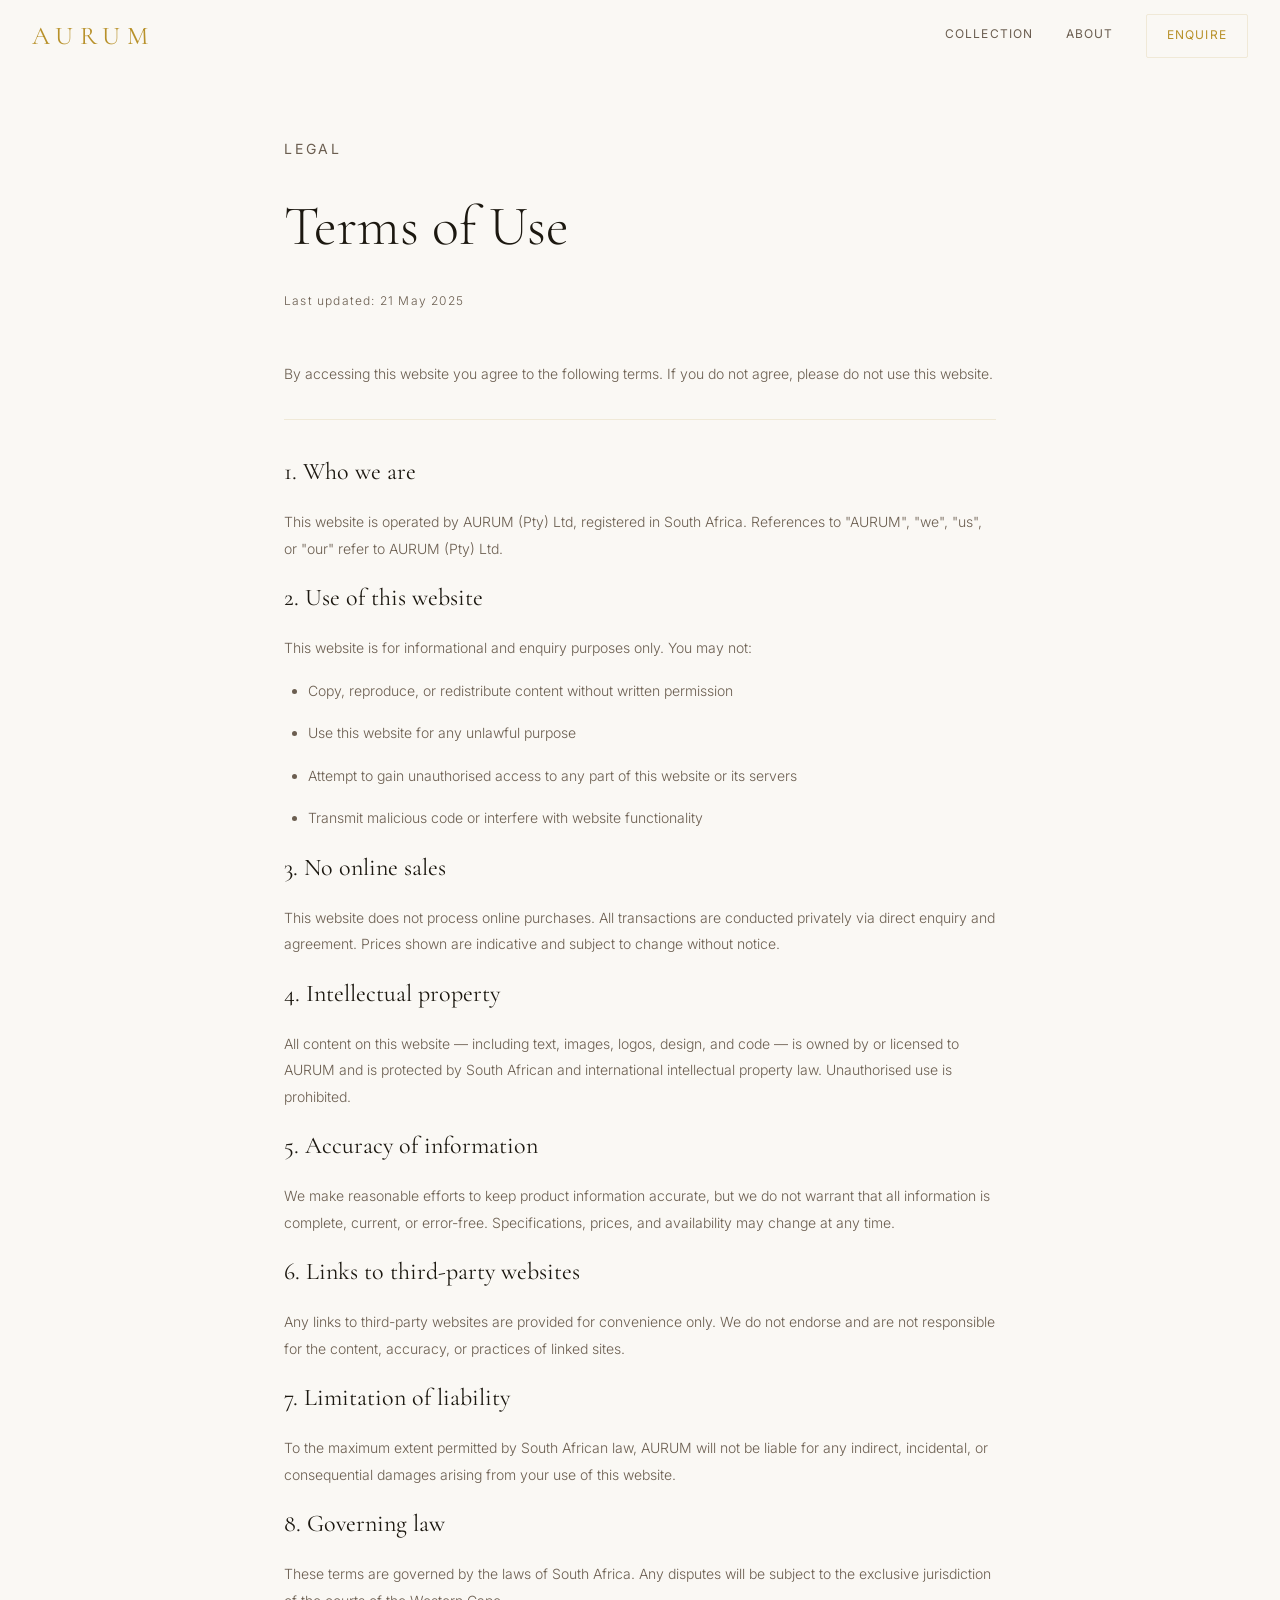
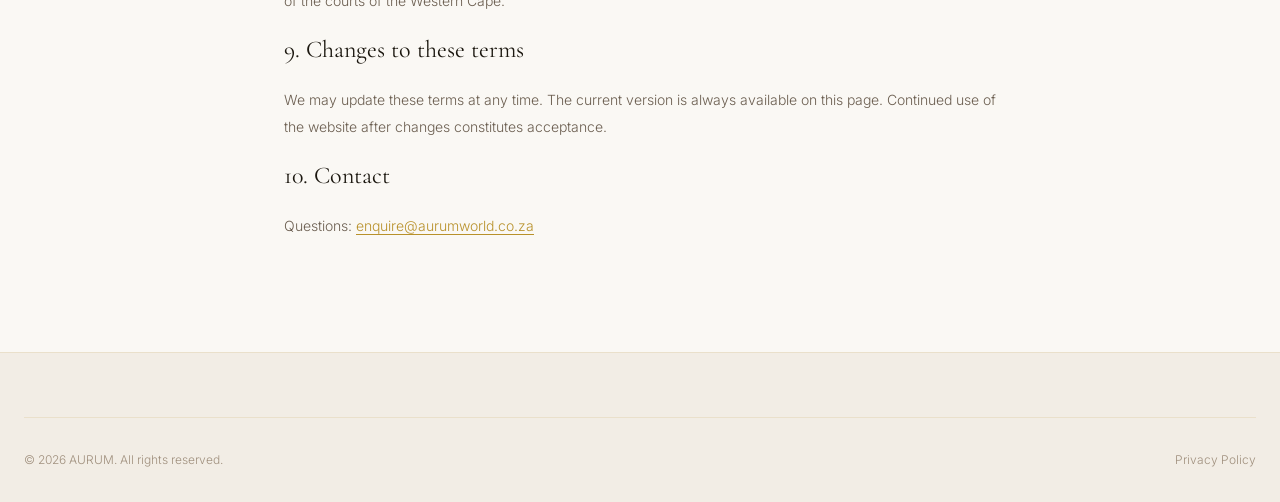
<file: terms.html>
<!DOCTYPE html>
<html lang="en">
<head>
  <meta charset="UTF-8">
  <meta name="viewport" content="width=device-width, initial-scale=1">
  <title>Terms of Use — AURUM</title>
  <meta name="description" content="Terms of use for the AURUM website.">
  <link rel="canonical" href="https://aurumworld.co.za/terms.html">
  <link rel="preconnect" href="https://fonts.googleapis.com">
  <link rel="preconnect" href="https://fonts.gstatic.com" crossorigin>
  <link href="https://fonts.googleapis.com/css2?family=Cormorant+Garamond:ital,wght@0,300;0,400;1,300&family=Inter:wght@300;400&display=swap" rel="stylesheet">
  <link rel="stylesheet" href="css/style.css">
  <link rel="icon" href="data:image/svg+xml,<svg xmlns='http://www.w3.org/2000/svg' viewBox='0 0 32 32'><text y='26' font-size='26'>⌚</text></svg>">
  <style>
    .legal-page { padding-block: calc(var(--nav-h) + var(--space-16)) var(--space-24); }
    .legal-page .container { max-width: 760px; }
    .legal-page h1 { font-family: var(--font-display); font-size: var(--text-3xl); font-weight: 300; margin-bottom: var(--space-4); }
    .legal-page .last-updated { font-size: var(--text-xs); color: var(--muted); letter-spacing: 0.1em; margin-bottom: var(--space-12); }
    .legal-page h2 { font-family: var(--font-display); font-size: var(--text-xl); font-weight: 400; margin-top: var(--space-10); margin-bottom: var(--space-4); color: var(--white); }
    .legal-page p, .legal-page li { color: var(--muted); line-height: 1.9; margin-bottom: var(--space-4); font-size: var(--text-sm); }
    .legal-page ul { padding-left: var(--space-6); list-style: disc; }
    .legal-page a { color: var(--gold); text-decoration: underline; text-underline-offset: 3px; }
    .legal-divider { border: none; border-top: 1px solid var(--border); margin-block: var(--space-8); }
  </style>
</head>
<body>
  <header class="site-header scrolled" id="site-header">
    <nav class="nav" aria-label="Main navigation">
      <a href="index.html" class="nav-logo" aria-label="AURUM — go to homepage"><span class="logo-text">AURUM</span></a>
      <button class="nav-toggle" id="nav-toggle" aria-expanded="false" aria-controls="nav-menu" aria-label="Open navigation menu">
        <span class="nav-toggle-line"></span><span class="nav-toggle-line"></span><span class="nav-toggle-line"></span>
      </button>
      <div class="nav-menu" id="nav-menu">
        <ul class="nav-links" role="list">
          <li><a href="collection.html" class="nav-link">Collection</a></li>
          <li><a href="about.html" class="nav-link">About</a></li>
          <li><a href="contact.html" class="nav-link nav-link--cta">Enquire</a></li>
        </ul>
      </div>
    </nav>
  </header>

  <main class="legal-page">
    <div class="container">
      <p class="section-eyebrow">Legal</p>
      <h1>Terms of Use</h1>
      <p class="last-updated">Last updated: 21 May 2025</p>

      <!--
        IMPORTANT: Placeholder template only.
        Have a South African attorney review before going live.
      -->

      <p>By accessing this website you agree to the following terms. If you do not agree, please do not use this website.</p>

      <hr class="legal-divider">

      <h2>1. Who we are</h2>
      <p>This website is operated by AURUM (Pty) Ltd, registered in South Africa. References to "AURUM", "we", "us", or "our" refer to AURUM (Pty) Ltd.</p>

      <h2>2. Use of this website</h2>
      <p>This website is for informational and enquiry purposes only. You may not:</p>
      <ul>
        <li>Copy, reproduce, or redistribute content without written permission</li>
        <li>Use this website for any unlawful purpose</li>
        <li>Attempt to gain unauthorised access to any part of this website or its servers</li>
        <li>Transmit malicious code or interfere with website functionality</li>
      </ul>

      <h2>3. No online sales</h2>
      <p>This website does not process online purchases. All transactions are conducted privately via direct enquiry and agreement. Prices shown are indicative and subject to change without notice.</p>

      <h2>4. Intellectual property</h2>
      <p>All content on this website — including text, images, logos, design, and code — is owned by or licensed to AURUM and is protected by South African and international intellectual property law. Unauthorised use is prohibited.</p>

      <h2>5. Accuracy of information</h2>
      <p>We make reasonable efforts to keep product information accurate, but we do not warrant that all information is complete, current, or error-free. Specifications, prices, and availability may change at any time.</p>

      <h2>6. Links to third-party websites</h2>
      <p>Any links to third-party websites are provided for convenience only. We do not endorse and are not responsible for the content, accuracy, or practices of linked sites.</p>

      <h2>7. Limitation of liability</h2>
      <p>To the maximum extent permitted by South African law, AURUM will not be liable for any indirect, incidental, or consequential damages arising from your use of this website.</p>

      <h2>8. Governing law</h2>
      <p>These terms are governed by the laws of South Africa. Any disputes will be subject to the exclusive jurisdiction of the courts of the Western Cape.</p>

      <h2>9. Changes to these terms</h2>
      <p>We may update these terms at any time. The current version is always available on this page. Continued use of the website after changes constitutes acceptance.</p>

      <h2>10. Contact</h2>
      <p>Questions: <a href="mailto:enquire@aurumworld.co.za">enquire@aurumworld.co.za</a></p>
    </div>
  </main>

  <footer class="site-footer" style="margin-top:0;">
    <div class="container">
      <div class="footer-bottom" style="border-top:1px solid var(--border); padding-top:var(--space-8);">
        <p class="footer-copy">&copy; <span id="footer-year"></span> AURUM. All rights reserved.</p>
        <p class="footer-locale"><a href="privacy.html" style="color:var(--dim);">Privacy Policy</a></p>
      </div>
    </div>
  </footer>

  <script src="config.js"></script>
  <script src="js/main.js" defer></script>
</body>
</html>
</file>
<file: css/style.css>
/* ============================================================
   AURUM — Luxury Timepieces & Devices
   style.css · Mobile-first, dark cinematic theme
   Replace "AURUM" globally with your real brand name
   ============================================================ */

/* ─── Custom properties ─────────────────────────────────── */
:root {
  /* Colours - Light Mode (default) */
  --bg:          #FAF8F4;
  --surface:     #F2EDE5;
  --surface-2:   #EAE3D9;
  --surface-3:   #DFD7CB;
  --border:      rgba(184, 145, 42, 0.14);
  --gold:        #B8912A;
  --gold-light:  #D4A840;
  --gold-dark:   #8A6A18;
  --gold-glow:   rgba(184, 145, 42, 0.08);
  --white:       #1C1810;
  --muted:       #6B5E50;
  --dim:         #A0907E;

  /* Typography */
  --font-display: 'Cormorant Garamond', Georgia, serif;
  --font-body:    'Inter', -apple-system, BlinkMacSystemFont, sans-serif;

  /* Fluid type scale — clamp(min, preferred, max) */
  --text-xs:   clamp(0.7rem,  1vw, 0.75rem);
  --text-sm:   clamp(0.8rem,  1.2vw, 0.875rem);
  --text-base: clamp(0.9rem,  1.4vw, 1rem);
  --text-lg:   clamp(1rem,    1.6vw, 1.125rem);
  --text-xl:   clamp(1.2rem,  2vw,   1.5rem);
  --text-2xl:  clamp(1.5rem,  3vw,   2rem);
  --text-3xl:  clamp(2rem,    5vw,   3.5rem);
  --text-4xl:  clamp(2.8rem,  7vw,   5rem);
  --text-hero: clamp(3.5rem, 10vw,   8rem);

  /* Spacing */
  --space-1: 0.25rem;
  --space-2: 0.5rem;
  --space-3: 0.75rem;
  --space-4: 1rem;
  --space-6: 1.5rem;
  --space-8: 2rem;
  --space-12: 3rem;
  --space-16: 4rem;
  --space-24: 6rem;
  --space-32: 8rem;

  /* Layout */
  --container:      1280px;
  --container-wide: 1440px;
  --nav-h:          72px;

  /* Transitions */
  --ease: cubic-bezier(0.4, 0, 0.2, 1);
  --t-fast:   0.15s var(--ease);
  --t-base:   0.3s  var(--ease);
  --t-slow:   0.6s  var(--ease);
  --t-reveal: 0.8s  cubic-bezier(0.16, 1, 0.3, 1);
}

/* ─── Reset ──────────────────────────────────────────────── */
*, *::before, *::after { box-sizing: border-box; margin: 0; padding: 0; }

html {
  scroll-behavior: smooth;
  -webkit-text-size-adjust: 100%;
  color-scheme: light;
}

body {
  background-color: var(--bg);
  color: var(--white);
  font-family: var(--font-body);
  font-size: var(--text-base);
  font-weight: 300;
  line-height: 1.7;
  overflow-x: hidden;
  /* Prevent horizontal scroll globally */
  max-width: 100vw;
}

img, picture, video, canvas, svg { display: block; max-width: 100%; }
input, button, textarea, select { font: inherit; }
p, h1, h2, h3, h4, h5, h6 { overflow-wrap: break-word; }
ul, ol { list-style: none; }
a { color: inherit; text-decoration: none; }
address { font-style: normal; }
blockquote { font-style: italic; }

/* ─── Focus styles — visible but styled ─────────────────── */
:focus-visible {
  outline: 1px solid var(--gold);
  outline-offset: 3px;
}

/* ─── Screen reader only ─────────────────────────────────── */
.sr-only {
  position: absolute;
  width: 1px;
  height: 1px;
  padding: 0;
  margin: -1px;
  overflow: hidden;
  clip: rect(0, 0, 0, 0);
  white-space: nowrap;
  border: 0;
}

/* ─── Skip to content link ─────────────────────────────────── */
.skip-link {
  position: absolute;
  top: -100%;
  left: 0;
  background: var(--gold);
  color: var(--bg);
  padding: var(--space-2) var(--space-4);
  z-index: 9999;
  font-weight: 500;
  transition: top var(--t-fast);
}

.skip-link:focus {
  top: 0;
}

/* ─── Dark Mode ─────────────────────────────────────────── */
body.dark-mode {
  --bg:          #080808;
  --surface:     #0e0e0e;
  --surface-2:   #161616;
  --surface-3:   #1f1f1f;
  --border:      rgba(201, 164, 90, 0.14);
  --gold:        #c9a45a;
  --gold-light:  #dfc07a;
  --gold-dark:   #8c6e30;
  --gold-glow:   rgba(201, 164, 90, 0.08);
  --white:       #f0ebe0;
  --muted:       #8a8275;
  --dim:         #504840;
}

/* ─── Theme Toggle Button ─────────────────────────────────── */
.theme-toggle {
  background: transparent;
  border: 1px solid var(--border);
  border-radius: 50%;
  width: 40px;
  height: 40px;
  display: flex;
  align-items: center;
  justify-content: center;
  cursor: pointer;
  transition: all var(--t-base);
  color: var(--white);
  margin-left: var(--space-4);
}

.theme-toggle:hover {
  background: var(--surface);
  border-color: var(--gold);
}

.theme-toggle:focus {
  outline: 2px solid var(--gold);
  outline-offset: 2px;
}

.theme-toggle-icon {
  font-size: 1.25rem;
  line-height: 1;
}

/* ─── Reduced motion ─────────────────────────────────────── */
@media (prefers-reduced-motion: reduce) {
  *, *::before, *::after {
    animation-duration: 0.01ms !important;
    animation-iteration-count: 1 !important;
    transition-duration: 0.01ms !important;
    scroll-behavior: auto !important;
  }
}

/* ─── Honeypot — hide from humans, visible to bots ──────── */
.honeypot {
  position: absolute;
  left: -9999px;
  opacity: 0;
  pointer-events: none;
  tab-index: -1;
}

/* ─── Custom cursor (desktop only) ──────────────────────── */
@media (hover: hover) {
  .cursor-dot, .cursor-ring {
    position: fixed;
    top: 0; left: 0;
    pointer-events: none;
    z-index: 9999;
    transform: translate(-50%, -50%);
    border-radius: 50%;
    transition: opacity var(--t-base);
  }

  .cursor-dot {
    width: 6px; height: 6px;
    background: var(--gold);
    will-change: transform;
  }

  .cursor-ring {
    width: 36px; height: 36px;
    border: 1px solid rgba(201, 164, 90, 0.5);
    will-change: transform;
    transition: transform 0.12s var(--ease), opacity var(--t-base);
  }

  body:not(:hover) .cursor-dot,
  body:not(:hover) .cursor-ring { opacity: 0; }
}

@media (hover: none) {
  .cursor-dot, .cursor-ring { display: none; }
}

/* ─── Layout helpers ─────────────────────────────────────── */
.container {
  width: 100%;
  max-width: var(--container);
  margin-inline: auto;
  padding-inline: var(--space-6);
}

.container--wide {
  max-width: var(--container-wide);
}

/* ─── Image placeholders (replace with real <img> tags) ─── */
.img-placeholder {
  width: 100%; height: 100%;
  border-radius: inherit;
  position: relative;
  overflow: hidden;
}

/* Shimmer overlay — gives the "lit from inside" luxury feel */
.img-placeholder::after {
  content: '';
  position: absolute;
  inset: 0;
  background: radial-gradient(ellipse at 40% 30%, rgba(184,145,42,0.10) 0%, transparent 65%);
}

/* Category card placeholders — warm cream & gold tones */
.img-watches  { background: radial-gradient(ellipse at 35% 30%, #e8d8a8 0%, #d4c898 100%); }
.img-devices  { background: linear-gradient(145deg, #cdd2da 0%, #c8cdd5 100%); }
.img-audio    { background: radial-gradient(ellipse at 65% 40%, #dfd0b0 0%, #d0c8a8 100%); }
.img-spotlight{ background: radial-gradient(ellipse at 50% 40%, #e4d8b8 0%, #d8cead 75%); }

/* Product card image placeholders */
.img-w1 { background: radial-gradient(ellipse at 40% 25%, #e2d4a0 0%, #d2c890 100%); }
.img-w2 { background: radial-gradient(ellipse at 60% 30%, #d8cca0 0%, #ccc090 100%); }
.img-w3 { background: radial-gradient(ellipse at 30% 60%, #dcd0a8 0%, #cec498 100%); }
.img-w4 { background: linear-gradient(160deg, #d4c898 0%, #c8bc88 100%); }
.img-d1 { background: linear-gradient(140deg, #c8d0da 0%, #bec8d2 100%); }
.img-d2 { background: linear-gradient(160deg, #cad2dc 0%, #c0cad4 100%); }
.img-d3 { background: radial-gradient(ellipse at 50% 50%, #c4ccd8 0%, #bac4d0 100%); }
.img-a1 { background: radial-gradient(ellipse at 60% 40%, #ddd0a8 0%, #d0c498 100%); }
.img-a2 { background: radial-gradient(ellipse at 40% 60%, #d8cca4 0%, #ccc094 100%); }
.img-a3 { background: radial-gradient(ellipse at 50% 30%, #e0d4a8 0%, #d4c898 100%); }

/* ─── Buttons ────────────────────────────────────────────── */
.btn {
  display: inline-flex;
  align-items: center;
  gap: var(--space-2);
  padding: 0.875rem 2rem;
  font-family: var(--font-body);
  font-size: var(--text-xs);
  font-weight: 400;
  letter-spacing: 0.12em;
  text-transform: uppercase;
  border: 1px solid transparent;
  cursor: pointer;
  transition: background var(--t-base), color var(--t-base), border-color var(--t-base), transform var(--t-fast);
  /* Minimum 44px touch target */
  min-height: 44px;
  white-space: nowrap;
  position: relative;
  overflow: hidden;
}

.btn:active { transform: scale(0.98); }

.btn--gold {
  background: var(--gold);
  color: var(--bg);
  border-color: var(--gold);
}
.btn--gold:hover {
  background: var(--gold-light);
  border-color: var(--gold-light);
}

.btn--ghost {
  background: transparent;
  color: var(--white);
  border-color: rgba(240,235,224,0.3);
}
.btn--ghost:hover {
  border-color: var(--gold);
  color: var(--gold);
}

.btn--outline-gold {
  background: transparent;
  color: var(--gold);
  border-color: var(--gold);
}
.btn--outline-gold:hover {
  background: var(--gold);
  color: var(--bg);
}

.btn-loading { display: none; }
.btn.is-loading .btn-text   { display: none; }
.btn.is-loading .btn-loading{ display: inline; }

/* ─── Section base ───────────────────────────────────────── */
.section { padding-block: var(--space-24); }

.section-header {
  text-align: center;
  margin-bottom: var(--space-16);
}

.section-eyebrow {
  font-family: var(--font-body);
  font-size: var(--text-xs);
  font-weight: 400;
  letter-spacing: 0.2em;
  text-transform: uppercase;
  color: var(--gold);
  margin-bottom: var(--space-3);
}

.section-title {
  font-family: var(--font-display);
  font-size: var(--text-3xl);
  font-weight: 300;
  line-height: 1.1;
  color: var(--white);
}

/* ─── Scroll reveal — 3D perspective animations ─────────── */
/* Each variant: opacity 0 → 1 + a 3D transform that flattens on entry */

.reveal,
.reveal--card,
.reveal--left,
.reveal--right {
  opacity: 0;
  transition: opacity 0.9s cubic-bezier(0.16, 1, 0.3, 1),
              transform 0.9s cubic-bezier(0.16, 1, 0.3, 1);
}

/* Default: tilt forward from below (like a card standing up) */
.reveal {
  transform: perspective(900px) rotateX(20deg) rotateY(0deg) translateY(40px) scale(1);
  transform-origin: center bottom;
}

/* Card: stronger tilt + subtle shrink — for cards, pillars, images */
.reveal--card {
  transform: perspective(900px) rotateX(28deg) rotateY(0deg) translateY(52px) scale(0.95);
  transform-origin: center bottom;
}

/* Side-left: sweeps in from the left */
.reveal--left {
  transform: perspective(900px) rotateX(0deg) rotateY(22deg) translateX(-36px) scale(1);
  transform-origin: right center;
}

/* Side-right: sweeps in from the right */
.reveal--right {
  transform: perspective(900px) rotateX(0deg) rotateY(-22deg) translateX(36px) scale(1);
  transform-origin: left center;
}

/* All variants land at the same flat, natural state */
.reveal.is-visible,
.reveal--card.is-visible,
.reveal--left.is-visible,
.reveal--right.is-visible {
  opacity: 1;
  transform: perspective(900px) rotateX(0deg) rotateY(0deg) translateX(0px) translateY(0px) scale(1);
}

/* Stagger siblings in grids */
.reveal:nth-child(2), .reveal--card:nth-child(2), .reveal--left:nth-child(2), .reveal--right:nth-child(2) { transition-delay: 0.08s; }
.reveal:nth-child(3), .reveal--card:nth-child(3), .reveal--left:nth-child(3), .reveal--right:nth-child(3) { transition-delay: 0.16s; }
.reveal:nth-child(4), .reveal--card:nth-child(4), .reveal--left:nth-child(4), .reveal--right:nth-child(4) { transition-delay: 0.24s; }

/* ─── Navigation ─────────────────────────────────────────── */
.site-header {
  position: fixed;
  inset-block-start: 0;
  inset-inline: 0;
  z-index: 100;
  height: var(--nav-h);
  transition: background var(--t-slow), border-color var(--t-slow);
  border-bottom: 1px solid transparent;
}

.site-header.scrolled {
  background: rgba(250, 248, 244, 0.94);
  backdrop-filter: blur(16px);
  -webkit-backdrop-filter: blur(16px);
  border-bottom-color: var(--border);
}

.nav {
  height: 100%;
  display: flex;
  align-items: center;
  justify-content: space-between;
  padding-inline: var(--space-8);
}

.nav-logo {
  z-index: 110;
  flex-shrink: 0;
}

.logo-text {
  font-family: var(--font-display);
  font-size: clamp(1.4rem, 2vw, 1.75rem);
  font-weight: 400;
  letter-spacing: 0.25em;
  color: var(--gold);
  transition: color var(--t-base);
}

.nav-logo:hover .logo-text { color: var(--gold-light); }

.nav-links {
  display: flex;
  align-items: center;
  gap: var(--space-8);
}

.nav-link {
  font-size: var(--text-xs);
  font-weight: 400;
  letter-spacing: 0.1em;
  text-transform: uppercase;
  color: var(--muted);
  transition: color var(--t-base);
  position: relative;
  padding-bottom: 2px;
  min-height: 44px;
  display: inline-flex;
  align-items: center;
}

.nav-link::after {
  content: '';
  position: absolute;
  bottom: 0; left: 0;
  width: 0; height: 1px;
  background: var(--gold);
  transition: width var(--t-base);
}

.nav-link:hover,
.nav-link.active { color: var(--white); }
.nav-link:hover::after,
.nav-link.active::after { width: 100%; }

.nav-link--cta {
  color: var(--gold);
  border: 1px solid var(--border);
  padding: 0.5rem 1.25rem;
  border-radius: 2px;
}
.nav-link--cta:hover {
  background: var(--gold-glow);
  border-color: var(--gold);
  color: var(--gold-light);
}
.nav-link--cta::after { display: none; }

/* Mobile menu toggle */
.nav-toggle {
  display: none;
  flex-direction: column;
  justify-content: center;
  gap: 5px;
  background: none;
  border: none;
  cursor: pointer;
  padding: var(--space-2);
  z-index: 110;
  min-width: 44px;
  min-height: 44px;
  align-items: center;
}

.nav-toggle-line {
  width: 24px;
  height: 1px;
  background: var(--white);
  transition: transform var(--t-base), opacity var(--t-base);
  transform-origin: center;
  display: block;
}

.nav-toggle[aria-expanded="true"] .nav-toggle-line:nth-child(1) { transform: translateY(6px) rotate(45deg); }
.nav-toggle[aria-expanded="true"] .nav-toggle-line:nth-child(2) { opacity: 0; transform: scaleX(0); }
.nav-toggle[aria-expanded="true"] .nav-toggle-line:nth-child(3) { transform: translateY(-6px) rotate(-45deg); }

/* ─── Hero ───────────────────────────────────────────────── */
.hero {
  position: relative;
  height: 100svh;
  min-height: 600px;
  display: flex;
  align-items: center;
  overflow: hidden;
}

.hero-bg {
  position: absolute;
  inset: 0;
}

/* Replace .hero-gradient with a real <img> or <video> */
.hero-gradient {
  width: 100%; height: 100%;
  background:
    radial-gradient(ellipse at 15% 60%, rgba(210, 175, 90, 0.22) 0%, transparent 50%),
    radial-gradient(ellipse at 85% 20%, rgba(195, 185, 210, 0.12) 0%, transparent 50%),
    linear-gradient(160deg, #f8f4ee 0%, #ede5d8 100%);
}

.hero-overlay {
  position: absolute;
  inset: 0;
  background: linear-gradient(
    to right,
    rgba(248, 244, 238, 0.75) 0%,
    rgba(248, 244, 238, 0.35) 55%,
    rgba(248, 244, 238, 0.0) 100%
  );
}

/* ─── 3D hero canvas (Three.js) ─────────────────────────── */
.hero-3d-canvas {
  position: absolute;
  top: 0;
  right: 0;
  width: 62%;
  height: 100%;
  z-index: 1;          /* above bg, below hero-content */
  pointer-events: none;
  display: block;
  /* Fade the left edge so 3D never bleeds onto the headline */
  -webkit-mask-image: linear-gradient(to right, transparent 0%, rgba(0,0,0,0.6) 20%, black 40%);
  mask-image:         linear-gradient(to right, transparent 0%, rgba(0,0,0,0.6) 20%, black 40%);
}

@media (max-width: 768px) {
  .hero-3d-canvas {
    width: 100%;
    opacity: 0.18;
    -webkit-mask-image: none;
    mask-image: none;
  }
}

.hero-content {
  position: relative;
  z-index: 2;
  padding-inline: var(--space-8);
  max-width: var(--container);
  margin-inline: auto;
  width: 100%;
  padding-top: var(--nav-h);
}

.hero-eyebrow {
  font-size: var(--text-xs);
  font-weight: 400;
  letter-spacing: 0.25em;
  text-transform: uppercase;
  color: var(--gold);
  margin-bottom: var(--space-6);
  opacity: 0;
  animation: fadeUp 0.9s var(--ease) 0.2s forwards;
}

.hero-title {
  font-family: var(--font-display);
  font-size: var(--text-hero);
  font-weight: 300;
  line-height: 1.0;
  margin-bottom: var(--space-8);
  display: flex;
  flex-direction: column;
  gap: 0.05em;
}

.hero-title-line {
  display: block;
  opacity: 0;
  animation: fadeUp 0.9s var(--ease) forwards;
}
.hero-title-line:nth-child(1) { animation-delay: 0.35s; }
.hero-title-line:nth-child(2) { animation-delay: 0.5s; }
.hero-title-line:nth-child(3) { animation-delay: 0.65s; }

.hero-title-line--gold { color: var(--gold); font-style: italic; }

.hero-subtitle {
  color: var(--muted);
  font-weight: 300;
  font-size: var(--text-lg);
  max-width: 38ch;
  margin-bottom: var(--space-10);
  line-height: 1.6;
  opacity: 0;
  animation: fadeUp 0.9s var(--ease) 0.8s forwards;
}

.hero-actions {
  display: flex;
  flex-wrap: wrap;
  gap: var(--space-4);
  opacity: 0;
  animation: fadeUp 0.9s var(--ease) 0.95s forwards;
}

.hero-scroll-indicator {
  position: absolute;
  bottom: var(--space-8);
  left: var(--space-8);
  display: flex;
  align-items: center;
  gap: var(--space-4);
  font-size: var(--text-xs);
  letter-spacing: 0.15em;
  text-transform: uppercase;
  color: var(--muted);
  opacity: 0;
  animation: fadeUp 0.9s var(--ease) 1.2s forwards;
}

.scroll-line {
  width: 60px; height: 1px;
  background: var(--gold);
  animation: scrollPulse 2s var(--ease) infinite 1.5s;
}

/* ─── Marquee ────────────────────────────────────────────── */
.marquee {
  overflow: hidden;
  border-top: 1px solid var(--border);
  border-bottom: 1px solid var(--border);
  padding-block: var(--space-4);
  background: var(--surface);
}

.marquee-track {
  display: inline-flex;
  gap: var(--space-6);
  white-space: nowrap;
  animation: marqueeScroll 28s linear infinite;
  font-family: var(--font-display);
  font-size: var(--text-sm);
  font-weight: 300;
  letter-spacing: 0.08em;
  color: var(--muted);
}

.marquee-dot {
  color: var(--gold);
  font-size: 0.6em;
  align-self: center;
}

/* ─── Category cards ─────────────────────────────────────── */
.categories { background: var(--bg); }

.category-grid {
  display: grid;
  grid-template-columns: 1fr;
  gap: var(--space-6);
}

.category-card {
  position: relative;
  border: 1px solid var(--border);
  overflow: hidden;
  transition: border-color var(--t-base);
}

.category-card:hover { border-color: rgba(201, 164, 90, 0.4); }

.category-card-link {
  display: block;
  position: relative;
}

.category-card-img {
  height: 360px;
  overflow: hidden;
}

.category-card-img .img-placeholder {
  height: 100%;
  transition: transform var(--t-slow);
}

.category-card:hover .img-placeholder { transform: scale(1.04); }

.category-card-body {
  padding: var(--space-6);
  background: var(--surface);
  display: flex;
  align-items: center;
  justify-content: space-between;
  flex-wrap: wrap;
  gap: var(--space-3);
}

.category-card-title {
  font-family: var(--font-display);
  font-size: var(--text-2xl);
  font-weight: 300;
}

.category-card-sub {
  font-size: var(--text-xs);
  color: var(--muted);
  letter-spacing: 0.08em;
}

.category-card-cta {
  font-size: var(--text-xs);
  letter-spacing: 0.15em;
  text-transform: uppercase;
  color: var(--gold);
  transition: letter-spacing var(--t-base);
}

.category-card:hover .category-card-cta { letter-spacing: 0.22em; }

/* ─── Manifesto ──────────────────────────────────────────── */
.manifesto {
  padding-block: var(--space-32);
  background: var(--surface);
  border-top: 1px solid var(--border);
  border-bottom: 1px solid var(--border);
  text-align: center;
}

.manifesto-quote p {
  font-family: var(--font-display);
  font-size: var(--text-3xl);
  font-weight: 300;
  font-style: italic;
  line-height: 1.25;
  color: var(--white);
}

.manifesto-footer {
  margin-top: var(--space-6);
}

.manifesto-footer cite {
  font-family: var(--font-body);
  font-size: var(--text-xs);
  letter-spacing: 0.15em;
  text-transform: uppercase;
  color: var(--gold);
  font-style: normal;
}

/* ─── Spotlight (new arrival) ────────────────────────────── */
.spotlight { background: var(--bg); }

.spotlight-inner {
  display: grid;
  grid-template-columns: 1fr;
  gap: var(--space-12);
  align-items: center;
}

.spotlight-media {
  position: relative;
  height: 480px;
}

.spotlight-media .img-placeholder {
  height: 100%;
}

.spotlight-badge {
  position: absolute;
  top: var(--space-6);
  left: var(--space-6);
  background: var(--gold);
  color: var(--bg);
  font-size: var(--text-xs);
  font-weight: 500;
  letter-spacing: 0.1em;
  text-transform: uppercase;
  padding: 0.35rem 0.85rem;
}

.spotlight-content .section-title { text-align: left; margin-bottom: var(--space-6); }

.spotlight-desc {
  color: var(--muted);
  max-width: 46ch;
  margin-bottom: var(--space-8);
}

.spotlight-specs {
  margin-bottom: var(--space-8);
  border-top: 1px solid var(--border);
}

.spotlight-specs li {
  display: flex;
  justify-content: space-between;
  padding-block: var(--space-3);
  border-bottom: 1px solid var(--border);
  font-size: var(--text-sm);
}

.spec-label { color: var(--muted); }
.spec-value { color: var(--white); font-weight: 400; }

.spotlight-price {
  display: flex;
  flex-direction: column;
  gap: var(--space-1);
  margin-bottom: var(--space-8);
}

.price-label {
  font-size: var(--text-xs);
  letter-spacing: 0.15em;
  text-transform: uppercase;
  color: var(--muted);
}

.price-value {
  font-family: var(--font-display);
  font-size: var(--text-2xl);
  color: var(--gold);
}

/* ─── Stats bar ──────────────────────────────────────────── */
.stats {
  padding-block: var(--space-16);
  background: var(--surface);
  border-top: 1px solid var(--border);
  border-bottom: 1px solid var(--border);
}

.stats-grid {
  display: grid;
  grid-template-columns: repeat(2, 1fr);
  gap: var(--space-8);
  text-align: center;
}

.stat-item {
  display: flex;
  flex-direction: column;
  gap: var(--space-1);
}

.stat-number {
  font-family: var(--font-display);
  font-size: clamp(2.5rem, 6vw, 4.5rem);
  font-weight: 300;
  color: var(--gold);
  line-height: 1;
}

.stat-unit {
  font-size: var(--text-xs);
  letter-spacing: 0.15em;
  text-transform: uppercase;
  color: var(--muted);
}

.stat-label {
  font-size: var(--text-sm);
  color: var(--dim);
}

/* ─── Pillars ────────────────────────────────────────────── */
.pillars { background: var(--bg); }

.pillars-grid {
  display: grid;
  grid-template-columns: 1fr;
  gap: var(--space-8);
}

.pillar {
  padding: var(--space-8);
  border: 1px solid var(--border);
  background: var(--surface);
  transition: border-color var(--t-base), background var(--t-base);
}

.pillar:hover {
  border-color: rgba(201, 164, 90, 0.35);
  background: var(--surface-2);
}

.pillar-icon {
  width: 40px; height: 40px;
  color: var(--gold);
  margin-bottom: var(--space-6);
}

.pillar-title {
  font-family: var(--font-display);
  font-size: var(--text-2xl);
  font-weight: 300;
  margin-bottom: var(--space-4);
}

.pillar-desc {
  color: var(--muted);
  font-size: var(--text-sm);
  line-height: 1.8;
}

/* ─── Newsletter ─────────────────────────────────────────── */
.newsletter {
  padding-block: var(--space-24);
  background: var(--surface);
  border-top: 1px solid var(--border);
}

.newsletter-inner {
  display: grid;
  grid-template-columns: 1fr;
  gap: var(--space-10);
  max-width: 960px;
  margin-inline: auto;
}

.newsletter-title {
  font-family: var(--font-display);
  font-size: var(--text-3xl);
  font-weight: 300;
  margin-bottom: var(--space-4);
}

.newsletter-desc {
  color: var(--muted);
  max-width: 44ch;
}

.form-group {
  display: flex;
  flex-direction: column;
  gap: var(--space-3);
}

.form-input {
  background: var(--surface-2);
  border: 1px solid var(--border);
  color: var(--white);
  padding: 0.875rem 1rem;
  font-size: var(--text-sm);
  min-height: 44px;
  width: 100%;
  transition: border-color var(--t-base);
}

.form-input::placeholder { color: var(--dim); }
.form-input:focus { outline: none; border-color: var(--gold); }

.form-input.is-error { border-color: #c94545; }

.newsletter-privacy {
  font-size: var(--text-xs);
  color: var(--dim);
}

.newsletter-privacy a {
  color: var(--gold);
  text-decoration: underline;
  text-underline-offset: 3px;
}

.form-success, .form-error {
  font-size: var(--text-sm);
  padding: var(--space-3) var(--space-4);
  border-left: 2px solid;
}

.form-success { border-color: var(--gold); color: var(--gold-light); background: rgba(201,164,90,0.06); }
.form-error   { border-color: #c94545; color: #e07070; background: rgba(201,69,69,0.06); }

/* ─── Footer ─────────────────────────────────────────────── */
.site-footer {
  padding-block: var(--space-16) var(--space-8);
  background: var(--surface);
  border-top: 1px solid var(--border);
}

.footer-top {
  display: grid;
  grid-template-columns: 1fr;
  gap: var(--space-12);
  margin-bottom: var(--space-12);
}

.footer-logo {
  font-family: var(--font-display);
  font-size: 1.5rem;
  font-weight: 400;
  letter-spacing: 0.25em;
  color: var(--gold);
  display: inline-block;
  margin-bottom: var(--space-4);
}

.footer-tagline {
  font-size: var(--text-xs);
  letter-spacing: 0.15em;
  text-transform: uppercase;
  color: var(--muted);
  margin-bottom: var(--space-6);
}

.footer-address {
  font-size: var(--text-sm);
  color: var(--dim);
  line-height: 1.8;
}

.footer-nav {
  display: grid;
  grid-template-columns: repeat(3, 1fr);
  gap: var(--space-8);
}

.footer-nav-heading {
  font-size: var(--text-xs);
  letter-spacing: 0.15em;
  text-transform: uppercase;
  color: var(--muted);
  margin-bottom: var(--space-4);
  font-weight: 400;
}

.footer-nav ul { display: flex; flex-direction: column; gap: var(--space-3); }

.footer-nav a {
  font-size: var(--text-sm);
  color: var(--dim);
  transition: color var(--t-base);
}
.footer-nav a:hover { color: var(--gold); }

.footer-bottom {
  padding-top: var(--space-8);
  border-top: 1px solid var(--border);
  display: flex;
  flex-direction: column;
  gap: var(--space-2);
}

.footer-copy, .footer-locale {
  font-size: var(--text-xs);
  color: var(--dim);
}

/* ─── Craft — beige section + 3D watch ──────────────────── */
.craft-section {
  background: #D4C4A0;
  padding-block: var(--space-24);
  position: relative;
  overflow: hidden;
}

.craft-section::before {
  content: '';
  position: absolute;
  inset: 0;
  background: radial-gradient(ellipse at 72% 50%, rgba(184,145,42,0.22) 0%, transparent 55%);
  pointer-events: none;
}

.craft-grid {
  display: grid;
  grid-template-columns: 1fr 1fr;
  gap: var(--space-16);
  align-items: center;
}

.craft-heading {
  font-family: var(--font-display);
  font-size: var(--text-3xl);
  font-weight: 300;
  color: var(--white);
  line-height: 1.15;
  margin-bottom: var(--space-6);
}

.craft-desc {
  color: var(--muted);
  font-size: var(--text-sm);
  line-height: 1.9;
  max-width: 44ch;
}

/* Watch stage */
.watch-stage {
  display: flex;
  justify-content: center;
  align-items: center;
  min-height: 380px;
}

.watch-3d {
  display: flex;
  flex-direction: column;
  align-items: center;
  transform: perspective(1400px) rotateY(-38deg) rotateX(10deg);
  will-change: transform;
  filter: drop-shadow(0 32px 56px rgba(40,24,8,0.52));
  position: relative;
}

/* Straps */
.w-strap {
  width: 64px;
  height: 86px;
  position: relative;
  z-index: 1;
}

.w-strap--top {
  background: linear-gradient(to bottom, #1a1208, #2c1e12, #221609);
  border-radius: 10px 10px 3px 3px;
  box-shadow: inset 1px 0 3px rgba(255,255,255,0.06), inset -1px 0 3px rgba(0,0,0,0.4);
}

.w-strap--bottom {
  background: linear-gradient(to bottom, #221609, #2c1e12, #1a1208);
  border-radius: 3px 3px 10px 10px;
  box-shadow: inset 1px 0 3px rgba(255,255,255,0.06), inset -1px 0 3px rgba(0,0,0,0.4);
}

.w-strap--bottom::after {
  content: '';
  position: absolute;
  bottom: 22px;
  left: 50%;
  transform: translateX(-50%);
  width: 30px;
  height: 3px;
  border: 1px solid rgba(184,145,42,0.45);
  border-radius: 1px;
}

/* Case outer ring */
.w-case-wrap {
  position: relative;
  width: 186px;
  height: 186px;
  z-index: 2;
}

.w-case {
  width: 186px;
  height: 186px;
  border-radius: 50%;
  background: conic-gradient(
    from 120deg,
    #d4a840 0%, #e8c870 15%, #b8912a 30%,
    #c8a840 45%, #e0c060 60%, #c0962c 75%, #d4a840 100%
  );
  display: flex;
  align-items: center;
  justify-content: center;
  box-shadow:
    0 0 0 2px rgba(255,255,255,0.15),
    0 16px 48px rgba(0,0,0,0.55),
    inset 0 2px 0 rgba(255,255,255,0.28),
    inset 0 -2px 0 rgba(0,0,0,0.28);
}

/* Crown */
.w-crown {
  position: absolute;
  right: -9px;
  top: 50%;
  transform: translateY(-50%);
  width: 9px;
  height: 24px;
  background: linear-gradient(to right, #c8a840, #dcc060, #c0a030);
  border-radius: 2px 3px 3px 2px;
  box-shadow: 2px 0 6px rgba(0,0,0,0.45);
}

/* Bezel */
.w-bezel {
  width: 168px;
  height: 168px;
  border-radius: 50%;
  background: radial-gradient(ellipse at 42% 35%, #2e2214, #1a1008);
  display: flex;
  align-items: center;
  justify-content: center;
  box-shadow:
    inset 0 3px 8px rgba(0,0,0,0.85),
    inset 0 -1px 3px rgba(255,255,255,0.05);
}

/* Dial */
.w-dial {
  width: 146px;
  height: 146px;
  border-radius: 50%;
  background: radial-gradient(ellipse at 42% 35%, #faf6ee 0%, #ede0cc 60%, #dccdb8 100%);
  position: relative;
  overflow: hidden;
  display: flex;
  align-items: center;
  justify-content: center;
}

.w-dial::after {
  content: '';
  position: absolute;
  inset: 0;
  border-radius: 50%;
  background: radial-gradient(ellipse at 28% 22%, rgba(255,255,255,0.36) 0%, transparent 52%);
  pointer-events: none;
  z-index: 5;
}

/* Hour indices */
.w-indices {
  position: absolute;
  inset: 0;
  border-radius: 50%;
  z-index: 1;
}

.w-idx {
  position: absolute;
  top: 9px;
  left: calc(50% - 1px);
  width: 2px;
  height: 7px;
  background: #4a3820;
  border-radius: 1px;
  transform-origin: 1px 64px;
  transform: rotate(var(--a));
}

.w-idx--major {
  width: 3px;
  height: 12px;
  top: 6px;
  left: calc(50% - 1.5px);
  background: #2a1e10;
  transform-origin: 1.5px 67px;
}

/* Brand text on dial */
.w-logo {
  position: absolute;
  top: 36%;
  left: 50%;
  transform: translateX(-50%);
  font-family: var(--font-display);
  font-size: 8px;
  font-weight: 400;
  letter-spacing: 0.26em;
  color: #3a2a18;
  text-transform: uppercase;
  white-space: nowrap;
  z-index: 2;
  user-select: none;
}

/* Hands */
.w-hand {
  position: absolute;
  bottom: 50%;
  left: 50%;
  transform-origin: bottom center;
  border-radius: 2px 2px 1px 1px;
  z-index: 3;
}

.w-hand--hour {
  width: 4px;
  height: 38px;
  margin-left: -2px;
  background: linear-gradient(to top, #1c1408 0%, #2e2010 70%, #1a1208 100%);
}

.w-hand--minute {
  width: 2.5px;
  height: 54px;
  margin-left: -1.25px;
  background: linear-gradient(to top, #1c1408 0%, #2e2010 80%, #1a1208 100%);
}

.w-hand--minute::after {
  content: '';
  position: absolute;
  top: -6px;
  left: -0.75px;
  width: 4px;
  height: 4px;
  border-radius: 50%;
  background: #b8912a;
}

/* Center pivot dot */
.w-pivot {
  position: absolute;
  top: 50%;
  left: 50%;
  width: 10px;
  height: 10px;
  border-radius: 50%;
  background: radial-gradient(circle at 35% 35%, #e0c060, #b8912a);
  transform: translate(-50%, -50%);
  box-shadow: 0 0 0 1.5px rgba(255,255,255,0.22), 0 2px 4px rgba(0,0,0,0.4);
  z-index: 10;
}

@media (max-width: 768px) {
  .craft-grid { grid-template-columns: 1fr; gap: var(--space-12); }
  .watch-stage { order: -1; min-height: 300px; }
  .watch-3d { transform: perspective(1400px) rotateY(-22deg) rotateX(6deg); }
}

/* ─── Collection page ────────────────────────────────────── */
.collection-hero {
  padding-block: calc(var(--nav-h) + var(--space-16)) var(--space-12);
  background: var(--surface);
  border-bottom: 1px solid var(--border);
  text-align: center;
}

.collection-hero-title {
  font-family: var(--font-display);
  font-size: var(--text-4xl);
  font-weight: 300;
  margin-bottom: var(--space-4);
}

.collection-hero-sub {
  color: var(--muted);
  font-size: var(--text-lg);
}

/* Filters */
.filters {
  display: flex;
  flex-wrap: wrap;
  gap: var(--space-2);
  justify-content: center;
  padding: var(--space-8) var(--space-6);
  border-bottom: 1px solid var(--border);
  position: sticky;
  top: var(--nav-h);
  background: rgba(250, 248, 244, 0.95);
  backdrop-filter: blur(12px);
  z-index: 50;
}

.filter-btn {
  font-family: var(--font-body);
  font-size: var(--text-xs);
  font-weight: 400;
  letter-spacing: 0.1em;
  text-transform: uppercase;
  padding: 0.5rem 1.25rem;
  border: 1px solid var(--border);
  background: transparent;
  color: var(--muted);
  cursor: pointer;
  transition: background var(--t-base), color var(--t-base), border-color var(--t-base);
  min-height: 44px;
}

.filter-btn:hover { color: var(--white); border-color: rgba(240,235,224,0.3); }

.filter-btn.active {
  background: var(--gold);
  color: var(--bg);
  border-color: var(--gold);
}

/* Products grid */
.products-section { padding-block: var(--space-16); }

.category-anchor {
  display: block;
  position: relative;
  top: calc(-1 * (var(--nav-h) + 80px));
  visibility: hidden;
}

.products-label {
  font-size: var(--text-xs);
  letter-spacing: 0.2em;
  text-transform: uppercase;
  color: var(--gold);
  margin-bottom: var(--space-8);
  padding-bottom: var(--space-4);
  border-bottom: 1px solid var(--border);
}

.products-grid {
  display: grid;
  grid-template-columns: 1fr;
  gap: var(--space-6);
  margin-bottom: var(--space-16);
}

/* Product card */
.product-card {
  border: 1px solid var(--border);
  background: var(--surface);
  overflow: hidden;
  transition: border-color var(--t-base), transform var(--t-base);
}

.product-card:hover {
  border-color: rgba(201, 164, 90, 0.4);
  transform: translateY(-4px);
}

.product-card-img {
  height: 280px;
  overflow: hidden;
  position: relative;
}

.product-card-img .img-placeholder {
  height: 100%;
  transition: transform var(--t-slow);
}

.product-card:hover .product-card-img .img-placeholder { transform: scale(1.05); }

.product-card-badge {
  position: absolute;
  top: var(--space-4);
  left: var(--space-4);
  font-size: 0.65rem;
  font-weight: 500;
  letter-spacing: 0.1em;
  text-transform: uppercase;
  padding: 0.25rem 0.6rem;
  background: var(--gold);
  color: var(--bg);
}

.product-card-body {
  padding: var(--space-6);
}

.product-card-cat {
  font-size: var(--text-xs);
  letter-spacing: 0.12em;
  text-transform: uppercase;
  color: var(--gold);
  margin-bottom: var(--space-2);
}

.product-card-name {
  font-family: var(--font-display);
  font-size: var(--text-xl);
  font-weight: 300;
  margin-bottom: var(--space-2);
}

.product-card-desc {
  font-size: var(--text-sm);
  color: var(--muted);
  margin-bottom: var(--space-4);
  line-height: 1.6;
}

.product-card-footer {
  display: flex;
  align-items: center;
  justify-content: space-between;
  flex-wrap: wrap;
  gap: var(--space-3);
}

.product-price {
  font-family: var(--font-display);
  font-size: var(--text-xl);
  color: var(--gold);
}

.product-card .btn {
  padding: 0.6rem 1.25rem;
  font-size: var(--text-xs);
}

/* ─── About page ─────────────────────────────────────────── */
.about-hero {
  padding-block: calc(var(--nav-h) + var(--space-24)) var(--space-16);
  background: var(--bg);
  text-align: center;
  border-bottom: 1px solid var(--border);
}

.about-hero-title {
  font-family: var(--font-display);
  font-size: var(--text-4xl);
  font-weight: 300;
  margin-bottom: var(--space-6);
}

.about-hero-lead {
  font-family: var(--font-display);
  font-size: var(--text-xl);
  font-style: italic;
  color: var(--muted);
  max-width: 60ch;
  margin-inline: auto;
}

.about-story {
  padding-block: var(--space-24);
  background: var(--surface);
}

.about-story-grid {
  display: grid;
  grid-template-columns: 1fr;
  gap: var(--space-16);
  align-items: center;
}

.about-story-img {
  height: 400px;
}

.about-story-text h2 {
  font-family: var(--font-display);
  font-size: var(--text-3xl);
  font-weight: 300;
  margin-bottom: var(--space-6);
}

.about-story-text p {
  color: var(--muted);
  line-height: 1.9;
  margin-bottom: var(--space-6);
}

.timeline {
  padding-block: var(--space-24);
  background: var(--bg);
}

.timeline-list {
  position: relative;
  max-width: 680px;
  margin-inline: auto;
}

.timeline-list::before {
  content: '';
  position: absolute;
  left: 0;
  top: 0; bottom: 0;
  width: 1px;
  background: var(--border);
}

.timeline-item {
  padding-left: var(--space-8);
  padding-bottom: var(--space-10);
  position: relative;
}

.timeline-item::before {
  content: '';
  position: absolute;
  left: -3px;
  top: 6px;
  width: 7px; height: 7px;
  border-radius: 50%;
  background: var(--gold);
}

.timeline-year {
  font-family: var(--font-display);
  font-size: var(--text-2xl);
  color: var(--gold);
  margin-bottom: var(--space-2);
}

.timeline-event {
  font-family: var(--font-display);
  font-size: var(--text-xl);
  margin-bottom: var(--space-2);
}

.timeline-desc { color: var(--muted); font-size: var(--text-sm); }

/* ─── Contact page ───────────────────────────────────────── */
.contact-hero {
  padding-block: calc(var(--nav-h) + var(--space-24)) var(--space-16);
  background: var(--bg);
  border-bottom: 1px solid var(--border);
}

.contact-grid {
  display: grid;
  grid-template-columns: 1fr;
  gap: var(--space-16);
  padding-block: var(--space-24);
}

.contact-info-title {
  font-family: var(--font-display);
  font-size: var(--text-3xl);
  font-weight: 300;
  margin-bottom: var(--space-6);
}

.contact-info-text {
  color: var(--muted);
  margin-bottom: var(--space-10);
  max-width: 44ch;
}

.contact-details {
  display: flex;
  flex-direction: column;
  gap: var(--space-6);
}

.contact-detail-label {
  font-size: var(--text-xs);
  letter-spacing: 0.15em;
  text-transform: uppercase;
  color: var(--gold);
  margin-bottom: var(--space-1);
  display: block;
}

.contact-detail-value {
  color: var(--white);
  font-size: var(--text-sm);
}

/* Enquiry form */
.enquiry-form { display: flex; flex-direction: column; gap: var(--space-6); }

.field-group {
  display: flex;
  flex-direction: column;
  gap: var(--space-2);
}

.field-label {
  font-size: var(--text-xs);
  letter-spacing: 0.12em;
  text-transform: uppercase;
  color: var(--muted);
}

.form-select {
  background: var(--surface-2);
  border: 1px solid var(--border);
  color: var(--white);
  padding: 0.875rem 1rem;
  font-size: var(--text-sm);
  min-height: 44px;
  width: 100%;
  cursor: pointer;
  transition: border-color var(--t-base);
  appearance: none;
  background-image: url("data:image/svg+xml,%3Csvg xmlns='http://www.w3.org/2000/svg' width='12' height='8' viewBox='0 0 12 8'%3E%3Cpath d='M1 1l5 5 5-5' stroke='%23c9a45a' stroke-width='1.5' fill='none'/%3E%3C/svg%3E");
  background-repeat: no-repeat;
  background-position: right 1rem center;
}

.form-select option { background: var(--surface-2); }
.form-select:focus { outline: none; border-color: var(--gold); }

.form-textarea {
  resize: vertical;
  min-height: 140px;
}

.field-error {
  font-size: var(--text-xs);
  color: #e07070;
  display: none;
}

.field-group.has-error .field-error { display: block; }
.field-group.has-error .form-input  { border-color: #c94545; }

/* ─── 404 page ───────────────────────────────────────────── */
.not-found {
  min-height: 100svh;
  display: flex;
  align-items: center;
  justify-content: center;
  text-align: center;
  padding: var(--space-8);
}

.not-found-number {
  font-family: var(--font-display);
  font-size: clamp(6rem, 20vw, 14rem);
  font-weight: 300;
  color: var(--dim);
  opacity: 0.35;
  line-height: 1;
  display: block;
  margin-bottom: var(--space-4);
}

.not-found-title {
  font-family: var(--font-display);
  font-size: var(--text-3xl);
  font-weight: 300;
  margin-bottom: var(--space-4);
}

.not-found-desc {
  color: var(--muted);
  margin-bottom: var(--space-8);
}

/* ─── Page transitions ───────────────────────────────────── */
.page-fade {
  opacity: 0;
  animation: pageFadeIn 0.5s var(--ease) forwards;
}

/* ─── Keyframe animations ────────────────────────────────── */
@keyframes fadeUp {
  from { opacity: 0; transform: translateY(24px); }
  to   { opacity: 1; transform: translateY(0); }
}

@keyframes marqueeScroll {
  from { transform: translateX(0); }
  to   { transform: translateX(-50%); }
}

@keyframes scrollPulse {
  0%, 100% { opacity: 0.4; transform: scaleX(1); }
  50%       { opacity: 1;   transform: scaleX(1.3); }
}

@keyframes pageFadeIn {
  from { opacity: 0; }
  to   { opacity: 1; }
}

/* ─── Responsive — tablet (768px+) ──────────────────────── */
@media (min-width: 768px) {
  .section { padding-block: var(--space-32); }

  .category-grid {
    grid-template-columns: repeat(3, 1fr);
  }

  .spotlight-inner {
    grid-template-columns: 1fr 1fr;
    gap: var(--space-16);
  }

  .spotlight-media { height: 580px; }

  .stats-grid { grid-template-columns: repeat(4, 1fr); }

  .pillars-grid { grid-template-columns: repeat(3, 1fr); }

  .newsletter-inner { grid-template-columns: 1fr 1fr; align-items: start; }

  .form-group { flex-direction: row; }
  .form-group .form-input { flex: 1; }
  .form-group .btn { flex-shrink: 0; }

  .footer-top { grid-template-columns: 1fr 1fr; }

  .footer-bottom {
    flex-direction: row;
    justify-content: space-between;
    align-items: center;
  }

  .products-grid { grid-template-columns: repeat(2, 1fr); }

  .about-story-grid { grid-template-columns: 1fr 1fr; }

  .contact-grid { grid-template-columns: 1fr 1fr; }

  .about-hero-title,
  .collection-hero-title { font-size: var(--text-hero); }
}

/* ─── Responsive — laptop (1024px+) ─────────────────────── */
@media (min-width: 1024px) {
  .nav-toggle { display: none; }
  .nav-menu   { display: flex !important; position: static; background: none; padding: 0; }

  .hero-content { padding-inline: var(--space-16); }
  .hero-scroll-indicator { left: var(--space-16); }

  .products-grid { grid-template-columns: repeat(3, 1fr); }

  .footer-top { grid-template-columns: 320px 1fr; }
}

/* ─── Responsive — mobile menu ───────────────────────────── */
@media (max-width: 1023px) {
  .nav-toggle { display: flex; }

  .nav-menu {
    position: fixed;
    inset: 0;
    background: rgba(250, 248, 244, 0.98);
    backdrop-filter: blur(16px);
    display: flex;
    flex-direction: column;
    align-items: center;
    justify-content: center;
    z-index: 100;
    opacity: 0;
    pointer-events: none;
    transition: opacity var(--t-base);
  }

  .nav-menu.is-open {
    opacity: 1;
    pointer-events: all;
  }

  .nav-links {
    flex-direction: column;
    align-items: center;
    gap: var(--space-8);
  }

  .nav-link {
    font-size: var(--text-2xl);
    font-family: var(--font-display);
    letter-spacing: 0.1em;
    color: var(--white);   /* --white is now dark charcoal in the light theme */
    font-weight: 300;
  }

  .nav-link--cta {
    font-size: var(--text-base);
    font-family: var(--font-body);
  }
}

/* ─── Large desktop (1440px+) ────────────────────────────── */
@media (min-width: 1440px) {
  .products-grid { grid-template-columns: repeat(4, 1fr); }
}
</file>
